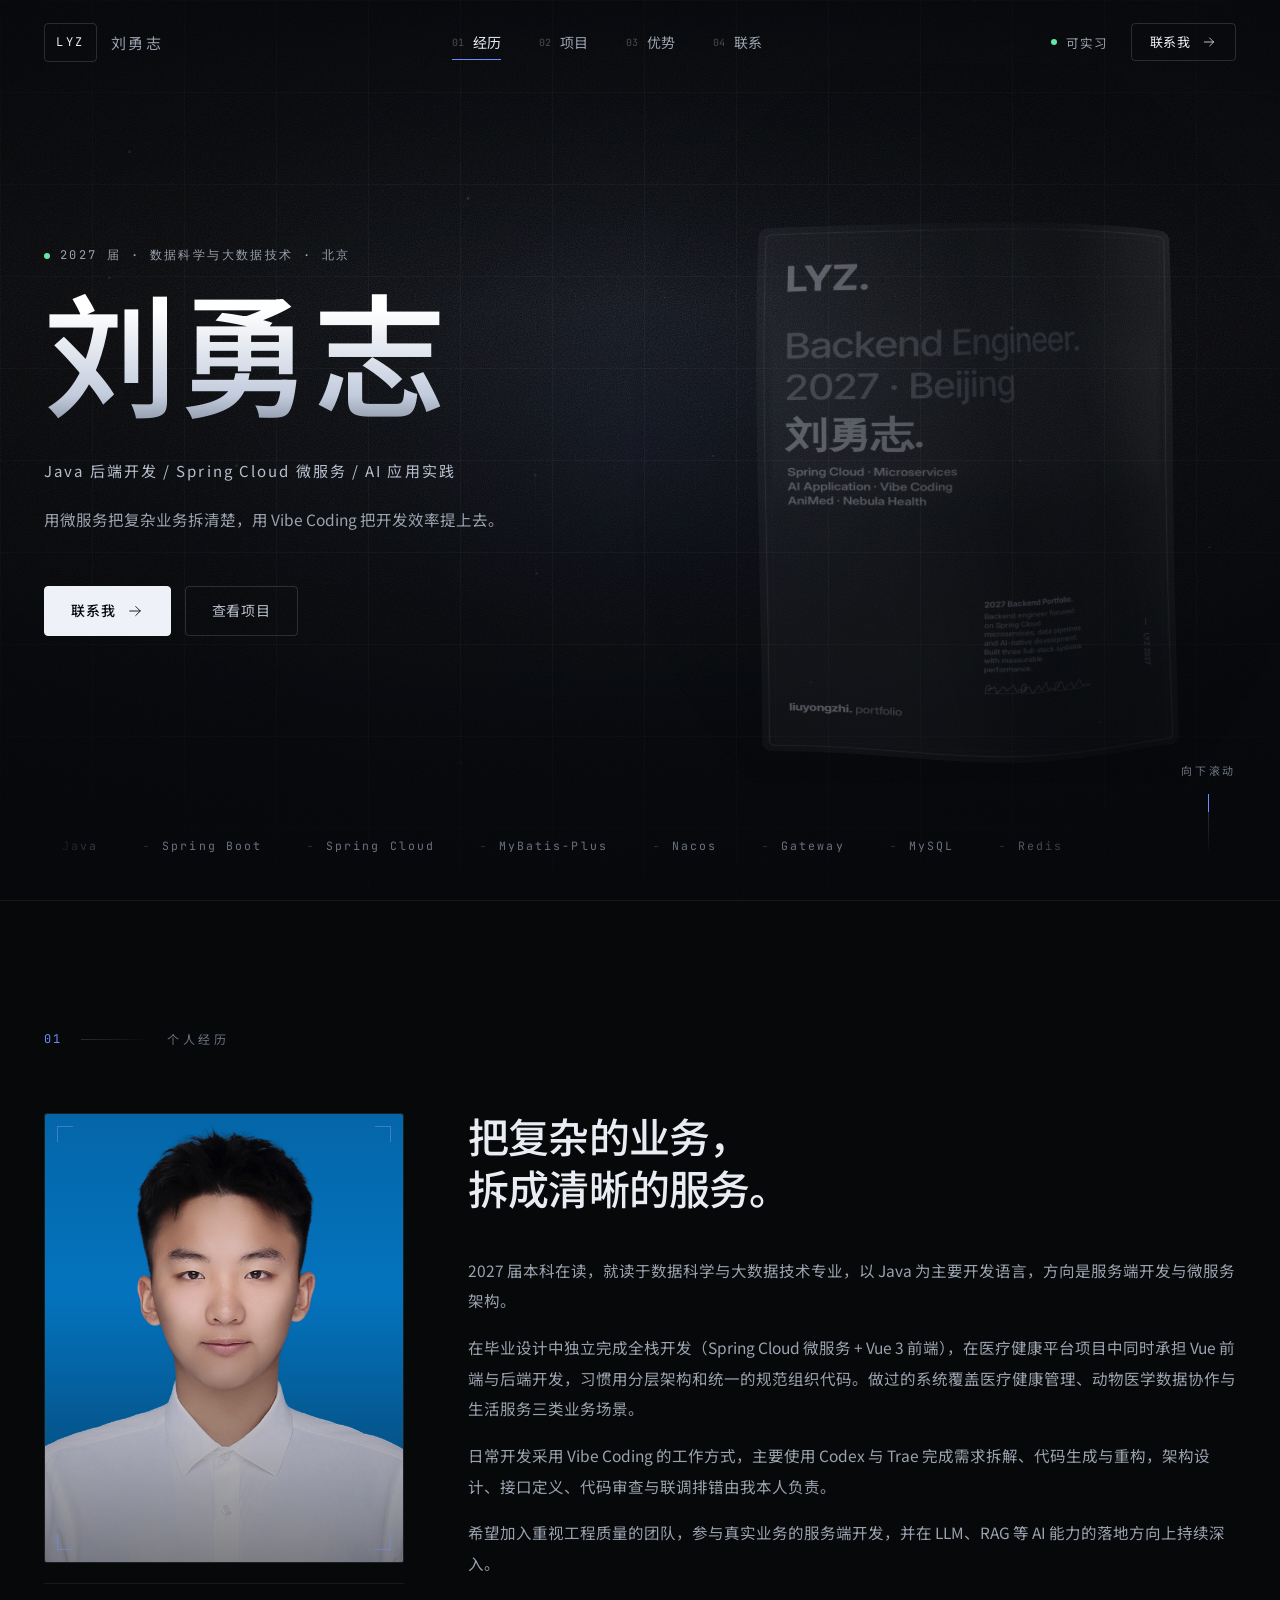
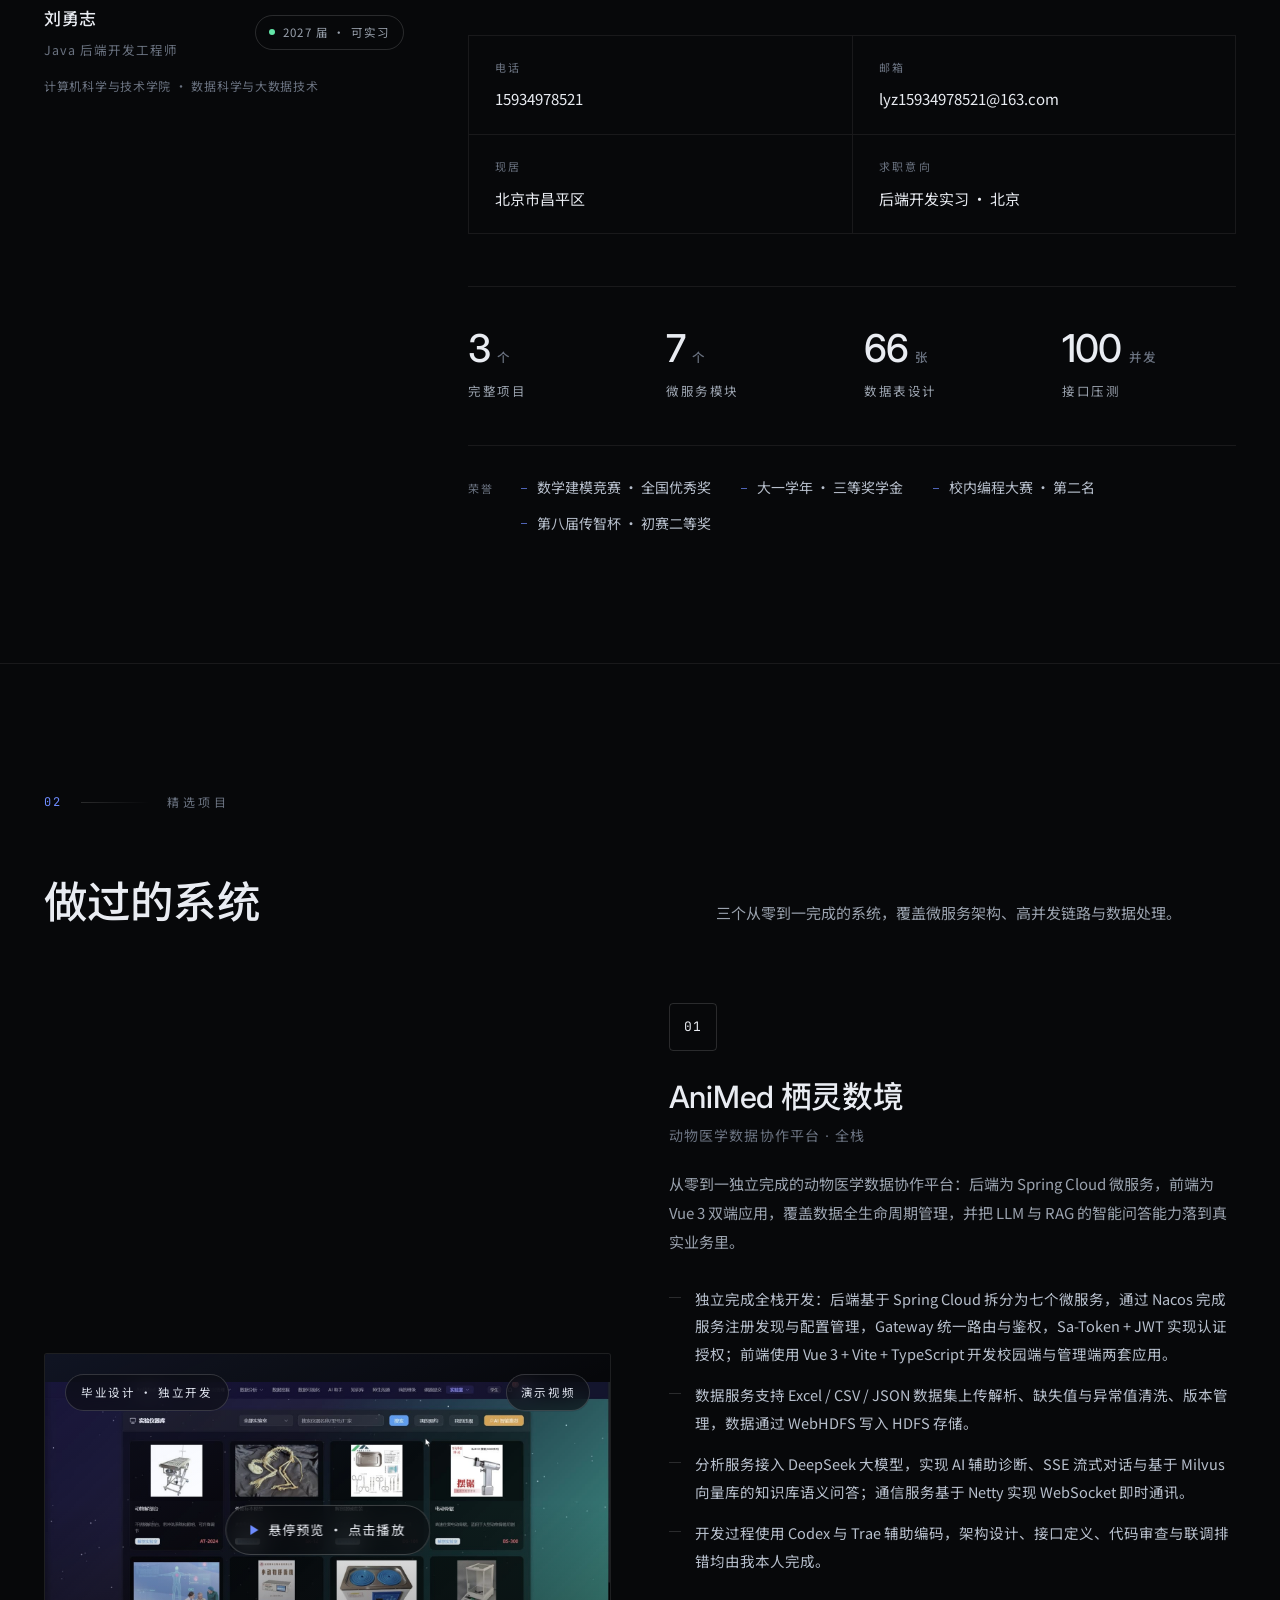
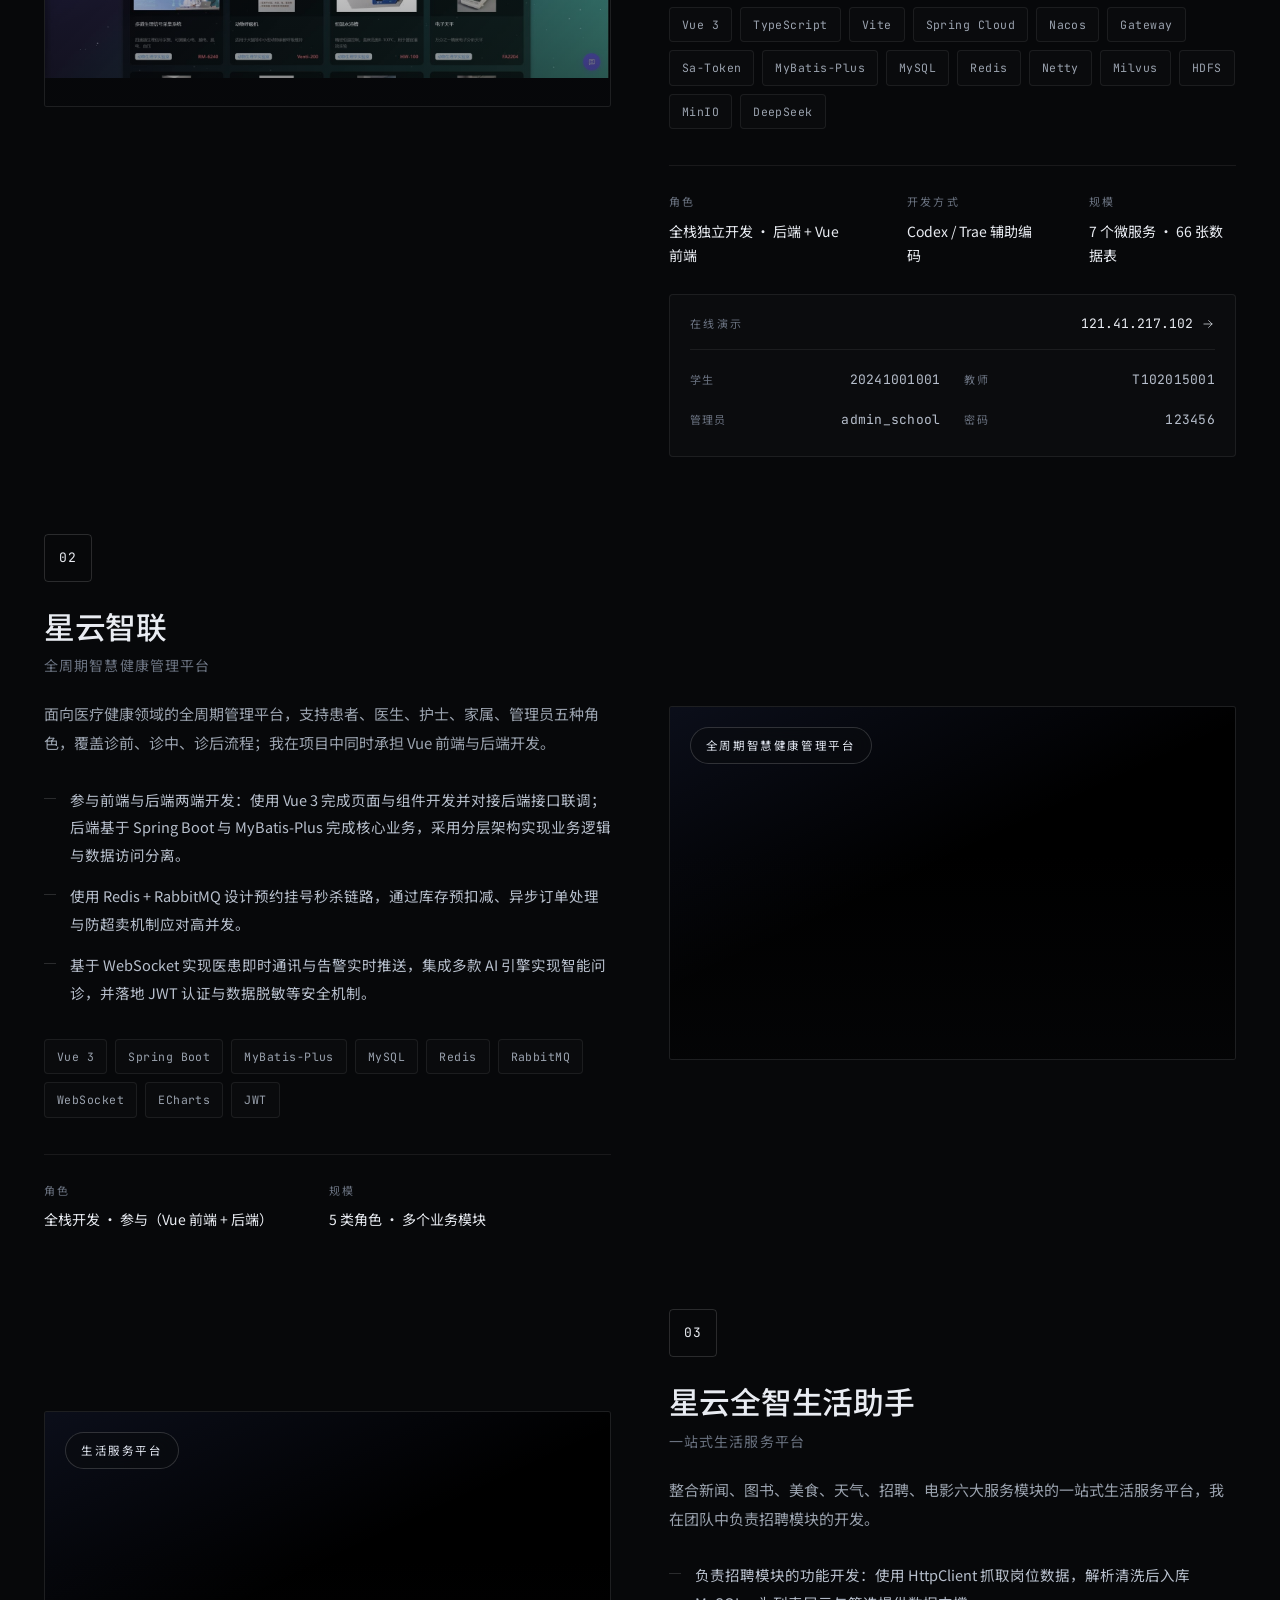
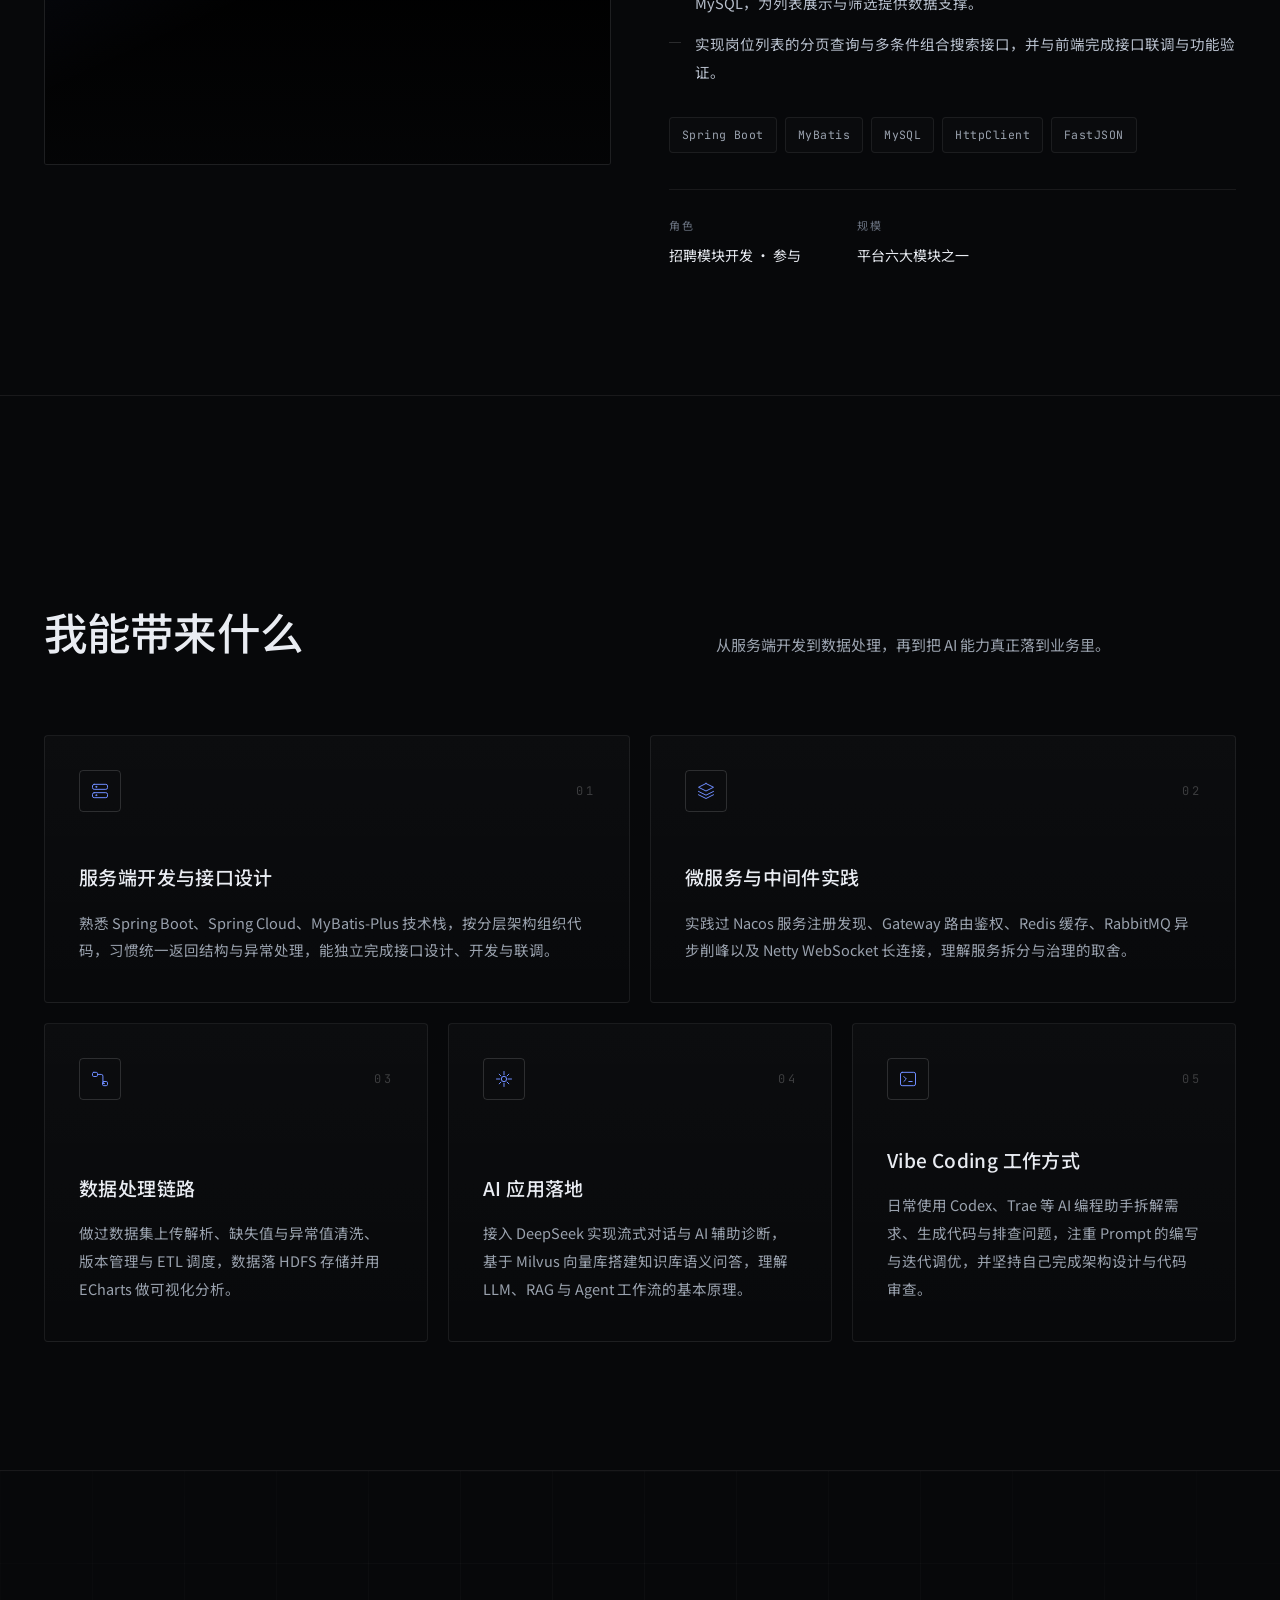
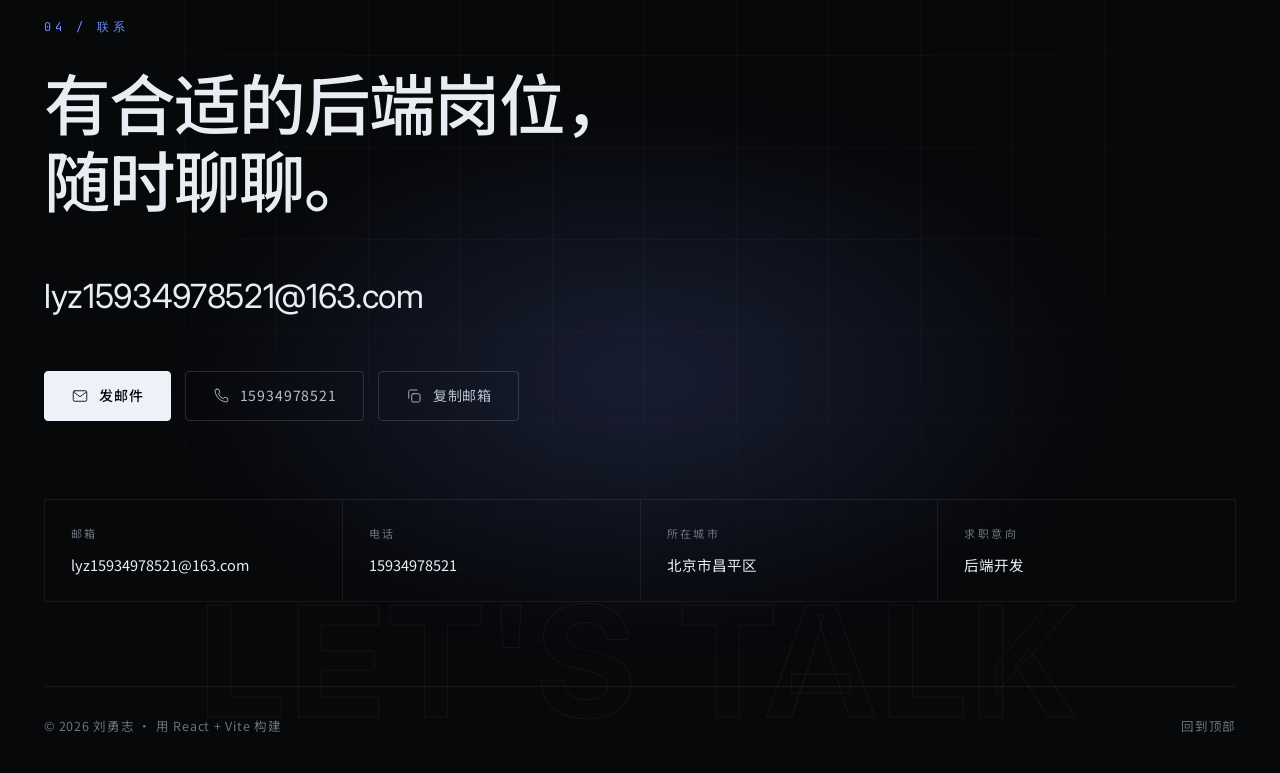
<file: index.html>
<!doctype html>
<html lang="zh-CN">
  <head>
    <meta charset="UTF-8" />
    <meta name="viewport" content="width=device-width, initial-scale=1.0" />
    <meta name="theme-color" content="#07080A" />
    <meta
      name="description"
      content="刘勇志 · Java 后端开发。Spring Cloud 微服务、服务端开发与 AI 应用实践方向的作品集。"
    />
    <title>刘勇志 · Java 后端开发</title>
    <link rel="icon" type="image/svg+xml" href="favicon.svg" />
    <link rel="preconnect" href="https://fonts.googleapis.com" />
    <link rel="preconnect" href="https://fonts.gstatic.com" crossorigin />
    <link
      href="https://fonts.googleapis.com/css2?family=Inter:wght@300;400;500;600;700&family=Noto+Sans+SC:wght@300;400;500;700&family=JetBrains+Mono:wght@400;500&display=swap"
      rel="stylesheet"
    />
    <script type="module" crossorigin src="./assets/index-CzG9VadU.js"></script>
    <link rel="stylesheet" crossorigin href="./assets/index-DRHnMLVF.css">
  </head>
  <body>
    <div id="root"></div>
  </body>
</html>
</file>
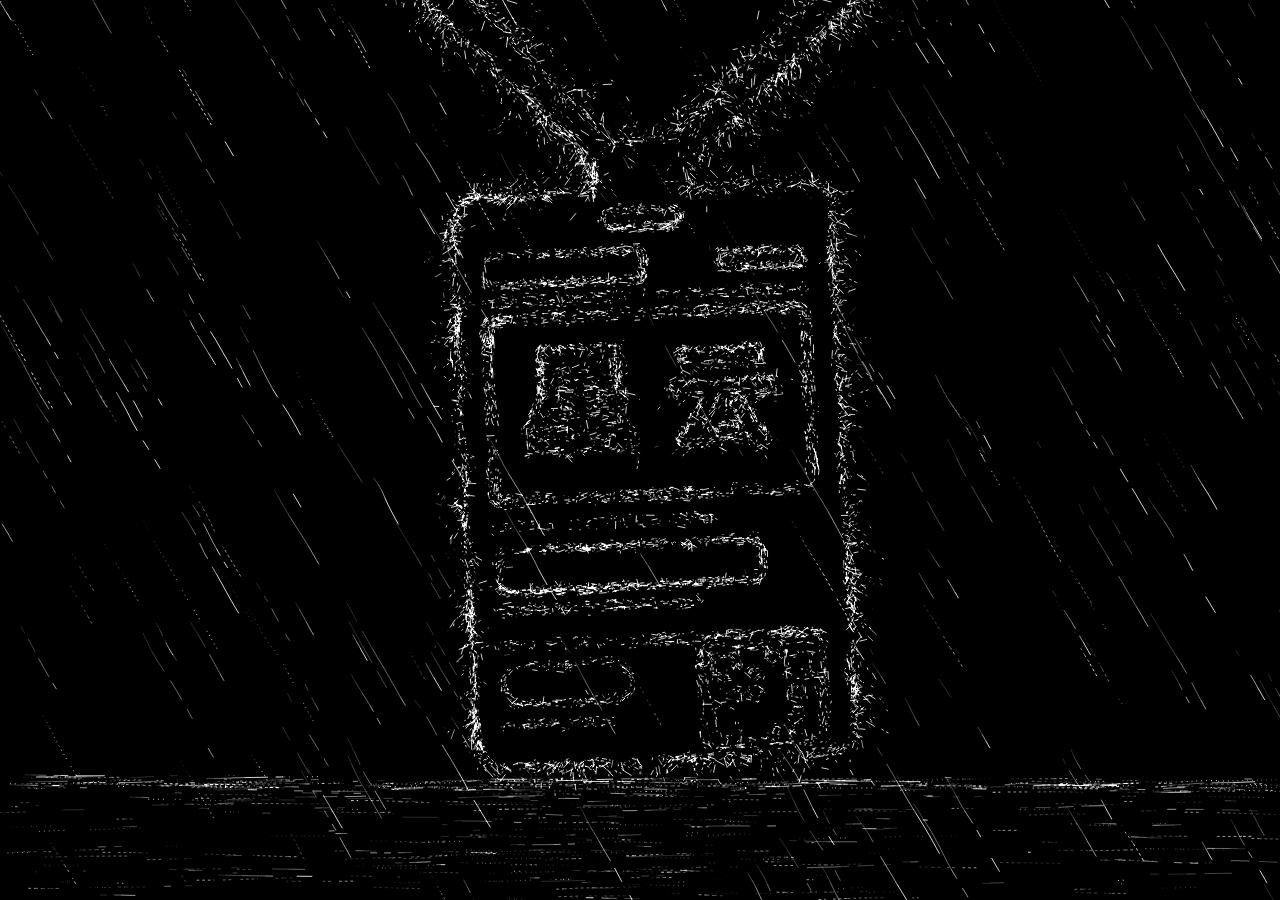
<file: effects/spark-badge/spark-badge.html>
<!doctype html>
<html lang="en">
<head>
<meta charset="utf-8">
<meta name="viewport" content="width=device-width,initial-scale=1,viewport-fit=cover">
<title>Spark Badge — credential in rain</title>
<link rel="icon" href="data:,">
<style>
  html,body{margin:0;height:100%;background:#000;overflow:hidden}
  body{-webkit-font-smoothing:antialiased}
  canvas{display:block;width:100vw;height:100vh;background:#000}
</style>
</head>
<body>
<canvas id="c"></canvas>
<script>
(() => {
'use strict';
const TAU = Math.PI * 2;
const params = new URLSearchParams(location.search);
const requestedVariant = params.get('variant');
const sceneVariant = requestedVariant === 'browser' || requestedVariant === 'iphone' || requestedVariant === 'studio-display' ? requestedVariant : 'badge';
const runtimeControls = {
  speed: 1,
  particleAmount: 1,
  rainAmount: 1,
  turbulence: 1,
  spread: 1
};
window.__sparkBadgeControls = runtimeControls;
const reflectControls = () => {
  document.documentElement.dataset.sparkControls = JSON.stringify(runtimeControls);
};
reflectControls();

/* ------------------------------------------------------------------ *
 *  rng + noise
 * ------------------------------------------------------------------ */
function mulberry32(a){return function(){a|=0;a=a+0x6D2B79F5|0;let t=Math.imul(a^a>>>15,1|a);t=t+Math.imul(t^t>>>7,61|t)^t;return((t^t>>>14)>>>0)/4294967296}}
const rnd = mulberry32(0x5EED12);

const NS = 256, NM = NS - 1;

// tileable smooth scalar field -> its curl, precomputed once
function makeCurlField(seed){
  const r = mulberry32(seed);
  let a = new Float32Array(NS*NS), b = new Float32Array(NS*NS);
  for (let i = 0; i < NS*NS; i++) a[i] = r();
  const R = 5;
  for (let p = 0; p < 3; p++){
    for (let y = 0; y < NS; y++){ const o = y*NS;
      for (let x = 0; x < NS; x++){ let s = 0; for (let k = -R; k <= R; k++) s += a[o + ((x+k)&NM)]; b[o+x] = s/(2*R+1); } }
    for (let x = 0; x < NS; x++){
      for (let y = 0; y < NS; y++){ let s = 0; for (let k = -R; k <= R; k++) s += b[(((y+k)&NM)*NS)+x]; a[y*NS+x] = s/(2*R+1); } }
  }
  let mn = Infinity, mx = -Infinity;
  for (let i = 0; i < NS*NS; i++){ if (a[i] < mn) mn = a[i]; if (a[i] > mx) mx = a[i]; }
  const sc = 2/(mx-mn);
  for (let i = 0; i < NS*NS; i++) a[i] = (a[i]-mn)*sc - 1;
  // curl of scalar potential: (dP/dy, -dP/dx), wide stencil keeps it smooth
  const cx = new Float32Array(NS*NS), cy = new Float32Array(NS*NS);
  const H = 2;
  let vmax = 0;
  for (let y = 0; y < NS; y++) for (let x = 0; x < NS; x++){
    const dy = a[(((y+H)&NM)*NS)+x] - a[(((y-H+NS)&NM)*NS)+x];
    const dx = a[y*NS+((x+H)&NM)]   - a[y*NS+((x-H+NS)&NM)];
    const i = y*NS+x; cx[i] = dy; cy[i] = -dx;
    const m = Math.abs(dy) + Math.abs(dx); if (m > vmax) vmax = m;
  }
  const inv = 1.9/vmax;
  for (let i = 0; i < NS*NS; i++){ cx[i] *= inv; cy[i] *= inv; }
  return {cx, cy};
}
const F1 = makeCurlField(0x1234), F2 = makeCurlField(0x9ABC);

const _cv = [0,0];
function curlSample(F, x, y, out){
  x *= NS; y *= NS;
  let x0 = Math.floor(x), y0 = Math.floor(y);
  const fx = x - x0, fy = y - y0;
  x0 &= NM; y0 &= NM;
  const x1 = (x0+1)&NM, y1 = (y0+1)&NM;
  const u = fx*fx*(3-2*fx), v = fy*fy*(3-2*fy);
  const i00 = y0*NS+x0, i01 = y0*NS+x1, i10 = y1*NS+x0, i11 = y1*NS+x1;
  const ax = F.cx[i00] + (F.cx[i01]-F.cx[i00])*u, bx = F.cx[i10] + (F.cx[i11]-F.cx[i10])*u;
  const ay = F.cy[i00] + (F.cy[i01]-F.cy[i00])*u, by = F.cy[i10] + (F.cy[i11]-F.cy[i10])*u;
  out[0] = ax + (bx-ax)*v;
  out[1] = ay + (by-ay)*v;
}
let CT = 0; // field clock
function curlAt(x, y, out){
  curlSample(F1, x*1.30 + CT*0.011, y*1.30 - CT*0.019, _cv);
  let ox = _cv[0], oy = _cv[1];
  curlSample(F2, x*3.05 - CT*0.026, y*3.05 + CT*0.015, _cv);
  out[0] = ox + _cv[0]*0.45;
  out[1] = oy + _cv[1]*0.45;
}

/* ------------------------------------------------------------------ *
 *  figure — authored in art space (0..1 square), rasterised to a mask
 * ------------------------------------------------------------------ */
const MW = 768;                      // mask width == one art unit
const AY0 = -0.55, AH = 1.55;        // slab covers art y from -0.55 to 1.00, so
const MH = Math.round(MW * AH);      // the lanyard has somewhere to exist above

/* Per-region emission: [ink, drift].
   ink   — share of the frame's light this edge gets.
   drift — how far its embers travel. The card and its printing stay pinned so
           the manufactured edges read razor-crisp; only the straps and the
           card's outer rim are allowed to plume.                            */
const EMPH = {
  base:   [1.00, 0.80],
  strap:  [1.35, 1.15], clip: [2.30, 0.42],
  card:   [1.95, 0.55], slot: [2.00, 0.20],
  rule:   [1.05, 0.15], word: [1.75, 0.17], edition: [1.80, 0.18],
  window: [1.70, 0.16], meta: [1.15, 0.15], name: [2.10, 0.18],
  tier:   [1.85, 0.17], qr:   [1.45, 0.20]
};
const B = 78;
const W2G = k => { const e = EMPH[k];
  const r = Math.max(0, Math.min(255, Math.round(e[0]*B)));
  const g = Math.max(0, Math.min(255, Math.round(e[1]*B)));
  return 'rgb('+r+','+g+',0)'; };

function buildMasks(){
  const solid = document.createElement('canvas'); solid.width = MW; solid.height = MH;
  const emph  = document.createElement('canvas'); emph.width  = MW; emph.height  = MH;
  const gm = solid.getContext('2d');
  const ge = emph.getContext('2d');
  ge.fillStyle = W2G('base'); ge.fillRect(0, 0, MW, MH);

  const S = MW;
  gm.translate(0, -AY0*S); ge.translate(0, -AY0*S);   // art y=0 sits AY0 down the slab
  const key = k => { const c = W2G(k); gm.fillStyle = '#fff'; gm.strokeStyle = '#fff'; ge.fillStyle = c; ge.strokeStyle = c; };
  const both = fn => { fn(gm); fn(ge); };

  // rounded rect in art units, built on one context
  const rr = (c, x0, y0, x1, y1, r) => {
    const X0=x0*S, Y0=y0*S, X1=x1*S, Y1=y1*S, R=r*S;
    c.beginPath();
    c.moveTo(X0+R, Y0);
    c.arcTo(X1,Y0, X1,Y1, R);
    c.arcTo(X1,Y1, X0,Y1, R);
    c.arcTo(X0,Y1, X0,Y0, R);
    c.arcTo(X0,Y0, X1,Y0, R);
    c.closePath();
  };
  const poly = (c, a) => {
    c.beginPath(); c.moveTo(a[0][0]*S, a[0][1]*S);
    for (let i = 1; i < a.length; i++) c.lineTo(a[i][0]*S, a[i][1]*S);
    c.closePath();
  };
  const SC = 1.12;                          // grown from the base so the card fills more frame
  const tilt = c => {
    c.save();
    c.translate(0.500*S, 0.862*S); c.scale(SC, SC); c.translate(-0.500*S, -0.862*S);
    c.translate(0.500*S, 0.300*S); c.rotate(-0.048); c.translate(-0.500*S, -0.300*S);
  };

  if (sceneVariant === 'browser') {
    /* ---- browser: one broad silhouette, with the same particle material ---- */
    key('card');
    both(c => { rr(c, 0.090, 0.240, 0.910, 0.820, 0.036); c.fill(); });
  } else if (sceneVariant === 'iphone') {
    /* ---- iPhone: portrait hardware, side controls, and a full-height screen ---- */
    key('clip');
    both(c => { rr(c, 0.304, 0.292, 0.324, 0.356, 0.009); c.fill(); });
    both(c => { rr(c, 0.304, 0.382, 0.324, 0.466, 0.009); c.fill(); });
    both(c => { rr(c, 0.676, 0.338, 0.696, 0.452, 0.009); c.fill(); });
    key('card');
    both(c => { rr(c, 0.318, 0.155, 0.682, 0.858, 0.066); c.fill(); });
  } else if (sceneVariant === 'studio-display') {
    /* ---- Studio Display: slim widescreen panel on an architectural stand ---- */
    key('clip');
    both(c => { poly(c, [[0.466,0.650],[0.534,0.650],[0.566,0.808],[0.434,0.808]]); c.fill(); });
    both(c => { rr(c, 0.338, 0.796, 0.662, 0.838, 0.021); c.fill(); });
    key('card');
    both(c => { rr(c, 0.100, 0.180, 0.900, 0.680, 0.032); c.fill(); });
  } else {
    /* ---- lanyard: two ribbons rising out of frame to the clip ---- */
    key('strap');
    both(c => { poly(c, [[-0.315,-0.55],[-0.236,-0.55],[0.500,0.208],[0.460,0.208]]); c.fill(); });
    both(c => { poly(c, [[ 1.236,-0.55],[ 1.315,-0.55],[0.540,0.208],[0.500,0.208]]); c.fill(); });

    /* ---- clip and card, both grown off the base ---- */
    key('clip');
    both(c => { tilt(c); rr(c, 0.4536, 0.248, 0.5464, 0.306, 0.010); c.fill(); c.restore(); });
    key('card');
    both(c => { tilt(c); rr(c, 0.312, 0.296, 0.688, 0.862, 0.024); c.fill(); c.restore(); });
  }

  // snapshot the un-carved silhouette for rain occlusion
  const occ = document.createElement('canvas'); occ.width = MW; occ.height = MH;
  occ.getContext('2d').drawImage(solid, 0, 0);

  /* ---- everything printed on the card is carved out of it, so its edges
         light up. The mask loses material; the weight map gets the same
         shape painted wide, so embers born there inherit the right pull. --- */
  gm.globalCompositeOperation = 'destination-out';
  gm.lineCap = 'round'; gm.lineJoin = 'round';
  ge.lineCap = 'round'; ge.lineJoin = 'round';

  const cutRR = (x0,y0,x1,y1,r,k) => {
    rr(gm,x0,y0,x1,y1,r); gm.fill();
    ge.fillStyle = W2G(k); ge.strokeStyle = W2G(k); ge.lineWidth = 0.019*S;
    rr(ge,x0,y0,x1,y1,r); ge.fill(); ge.stroke();
  };
  const frameRR = (x0,y0,x1,y1,r,w,k) => {
    gm.lineWidth = w*S; rr(gm,x0,y0,x1,y1,r); gm.stroke();
    ge.strokeStyle = W2G(k); ge.lineWidth = (w + 0.017)*S;
    rr(ge,x0,y0,x1,y1,r); ge.stroke();
  };
  const cutLine = (x0,y0,x1,y1,w,k) => {
    gm.lineWidth = w*S; gm.beginPath(); gm.moveTo(x0*S,y0*S); gm.lineTo(x1*S,y1*S); gm.stroke();
    ge.strokeStyle = W2G(k); ge.lineWidth = (w + 0.016)*S;
    ge.beginPath(); ge.moveTo(x0*S,y0*S); ge.lineTo(x1*S,y1*S); ge.stroke();
  };
  const cutCircle = (x,y,r,k) => {
    gm.beginPath(); gm.arc(x*S,y*S,r*S,0,TAU); gm.fill();
    ge.fillStyle = W2G(k); ge.strokeStyle = W2G(k); ge.lineWidth = 0.017*S;
    ge.beginPath(); ge.arc(x*S,y*S,r*S,0,TAU); ge.fill(); ge.stroke();
  };

  if (sceneVariant === 'browser') {
    /* ---- recognizable browser chrome and page modules, all carved from the
           same mask so every line is rebuilt by the original spark field. ---- */
    cutLine(0.090, 0.342, 0.910, 0.342, 0.0050, 'rule');
    cutCircle(0.138, 0.291, 0.011, 'edition');
    cutCircle(0.178, 0.291, 0.011, 'edition');
    cutCircle(0.218, 0.291, 0.011, 'edition');
    cutRR(0.284, 0.269, 0.785, 0.314, 0.022, 'word');
    cutCircle(0.319, 0.291, 0.006, 'meta');
    cutLine(0.334, 0.291, 0.531, 0.291, 0.0040, 'meta');
    cutCircle(0.848, 0.278, 0.0045, 'edition');
    cutCircle(0.848, 0.292, 0.0045, 'edition');
    cutCircle(0.848, 0.306, 0.0045, 'edition');

    frameRR(0.126, 0.382, 0.306, 0.769, 0.014, 0.0050, 'window');
    cutRR(0.156, 0.410, 0.196, 0.450, 0.010, 'name');
    cutLine(0.214, 0.424, 0.273, 0.424, 0.0045, 'meta');
    cutLine(0.214, 0.440, 0.254, 0.440, 0.0036, 'meta');
    for (const y of [0.492, 0.542, 0.592, 0.642]) {
      cutCircle(0.164, y, 0.007, 'edition');
      cutLine(0.185, y, 0.268, y, 0.0040, 'meta');
    }
    cutRR(0.151, 0.704, 0.280, 0.742, 0.019, 'tier');

    frameRR(0.342, 0.382, 0.874, 0.558, 0.014, 0.0050, 'window');
    cutRR(0.374, 0.414, 0.572, 0.449, 0.006, 'name');
    cutLine(0.374, 0.474, 0.678, 0.474, 0.0040, 'meta');
    cutLine(0.374, 0.494, 0.619, 0.494, 0.0040, 'meta');
    cutRR(0.374, 0.516, 0.486, 0.542, 0.013, 'tier');
    cutCircle(0.787, 0.468, 0.041, 'edition');
    cutLine(0.766, 0.468, 0.807, 0.468, 0.0042, 'word');
    cutLine(0.787, 0.447, 0.787, 0.489, 0.0042, 'word');

    for (const [x0,x1] of [[0.342,0.504],[0.527,0.689],[0.712,0.874]]) {
      frameRR(x0, 0.594, x1, 0.769, 0.014, 0.0048, 'window');
      cutRR(x0+0.024, 0.620, x1-0.024, 0.674, 0.008, 'edition');
      cutLine(x0+0.024, 0.706, x1-0.038, 0.706, 0.0040, 'meta');
      cutLine(x0+0.024, 0.729, x1-0.062, 0.729, 0.0038, 'meta');
    }

    gm.globalCompositeOperation = 'source-over';
    return { detail: solid, occ, emph };
  }

  if (sceneVariant === 'iphone') {
    /* ---- a modern iPhone screen: Dynamic Island, app header, feature card,
           icon grid, dock, and home indicator, all cut from one spark mask. ---- */
    frameRR(0.338, 0.176, 0.662, 0.837, 0.052, 0.0050, 'window');
    cutRR(0.426, 0.190, 0.574, 0.226, 0.018, 'word');
    cutLine(0.354, 0.210, 0.397, 0.210, 0.0038, 'meta');
    cutLine(0.607, 0.210, 0.626, 0.210, 0.0038, 'meta');
    cutCircle(0.642, 0.210, 0.0055, 'edition');

    cutCircle(0.371, 0.276, 0.013, 'edition');
    cutLine(0.404, 0.268, 0.526, 0.268, 0.0050, 'name');
    cutLine(0.404, 0.286, 0.485, 0.286, 0.0038, 'meta');
    cutCircle(0.626, 0.276, 0.014, 'edition');

    frameRR(0.356, 0.318, 0.644, 0.468, 0.024, 0.0050, 'window');
    cutRR(0.380, 0.344, 0.514, 0.374, 0.006, 'name');
    cutLine(0.380, 0.401, 0.536, 0.401, 0.0040, 'meta');
    cutLine(0.380, 0.423, 0.506, 0.423, 0.0038, 'meta');
    cutRR(0.380, 0.442, 0.466, 0.459, 0.0085, 'tier');
    cutCircle(0.585, 0.393, 0.034, 'edition');
    cutLine(0.568, 0.393, 0.602, 0.393, 0.0038, 'word');
    cutLine(0.585, 0.376, 0.585, 0.410, 0.0038, 'word');

    cutLine(0.356, 0.506, 0.494, 0.506, 0.0050, 'name');
    cutLine(0.356, 0.528, 0.606, 0.528, 0.0038, 'meta');
    for (const [x,y] of [[0.356,0.558],[0.454,0.558],[0.552,0.558],[0.356,0.652],[0.454,0.652],[0.552,0.652]]) {
      cutRR(x, y, x+0.072, y+0.064, 0.018, 'edition');
      cutLine(x+0.008, y+0.080, x+0.064, y+0.080, 0.0035, 'meta');
    }

    frameRR(0.350, 0.754, 0.650, 0.812, 0.029, 0.0048, 'window');
    for (const x of [0.390, 0.463, 0.537, 0.610]) cutCircle(x, 0.783, 0.015, 'tier');
    cutRR(0.445, 0.824, 0.555, 0.832, 0.004, 'word');

    gm.globalCompositeOperation = 'source-over';
    return { detail: solid, occ, emph };
  }

  if (sceneVariant === 'studio-display') {
    /* ---- a complete creative studio workspace inside the display: camera,
           command bar, tool rail, artboard, inspector, and edit timeline. ---- */
    frameRR(0.126, 0.208, 0.874, 0.648, 0.018, 0.0052, 'window');
    cutCircle(0.500, 0.194, 0.0065, 'edition');
    cutLine(0.126, 0.270, 0.874, 0.270, 0.0050, 'rule');
    cutCircle(0.156, 0.239, 0.0065, 'edition');
    cutCircle(0.178, 0.239, 0.0065, 'edition');
    cutRR(0.215, 0.226, 0.405, 0.250, 0.012, 'word');
    cutLine(0.230, 0.238, 0.324, 0.238, 0.0038, 'meta');
    cutRR(0.769, 0.224, 0.847, 0.252, 0.014, 'tier');

    frameRR(0.144, 0.290, 0.232, 0.626, 0.012, 0.0048, 'window');
    for (const y of [0.322, 0.372, 0.422, 0.472, 0.522, 0.572]) {
      cutCircle(0.171, y, 0.007, 'edition');
      cutLine(0.190, y, 0.213, y, 0.0038, 'meta');
    }

    frameRR(0.252, 0.290, 0.676, 0.528, 0.014, 0.0050, 'window');
    cutRR(0.280, 0.314, 0.430, 0.338, 0.005, 'name');
    cutLine(0.280, 0.358, 0.404, 0.358, 0.0038, 'meta');
    cutCircle(0.521, 0.409, 0.054, 'edition');
    cutLine(0.486, 0.409, 0.556, 0.409, 0.0040, 'word');
    cutLine(0.521, 0.374, 0.521, 0.444, 0.0040, 'word');
    frameRR(0.280, 0.472, 0.648, 0.503, 0.006, 0.0038, 'meta');
    cutLine(0.300, 0.487, 0.420, 0.487, 0.0034, 'meta');

    frameRR(0.696, 0.290, 0.856, 0.626, 0.012, 0.0048, 'window');
    cutRR(0.720, 0.316, 0.807, 0.337, 0.005, 'name');
    for (const y of [0.374, 0.424, 0.474, 0.524]) {
      cutLine(0.720, y, 0.822, y, 0.0038, 'meta');
      cutCircle(0.828, y, 0.006, 'edition');
    }
    cutRR(0.720, 0.560, 0.832, 0.592, 0.016, 'tier');

    frameRR(0.252, 0.548, 0.676, 0.626, 0.010, 0.0046, 'window');
    cutLine(0.274, 0.571, 0.652, 0.571, 0.0036, 'meta');
    cutLine(0.274, 0.600, 0.652, 0.600, 0.0036, 'meta');
    for (const x of [0.334, 0.414, 0.494, 0.574]) cutRR(x, 0.562, x+0.046, 0.610, 0.006, 'edition');
    cutLine(0.468, 0.552, 0.468, 0.622, 0.0042, 'word');

    gm.globalCompositeOperation = 'source-over';
    return { detail: solid, occ, emph };
  }

  tilt(gm); tilt(ge);

  cutRR(0.462, 0.316, 0.538, 0.334, 0.009, 'slot');        // punched lanyard slot

  cutRR(0.342, 0.356, 0.500, 0.386, 0.005, 'word');        // wordmark plate
  cutRR(0.576, 0.362, 0.658, 0.379, 0.004, 'edition');     // edition code
  cutLine(0.342, 0.402, 0.658, 0.402, 0.0045, 'rule');     // header rule

  frameRR(0.342, 0.420, 0.658, 0.600, 0.007, 0.005, 'window');   // portrait window

  cutLine(0.342, 0.626, 0.556, 0.626, 0.0040, 'meta');     // date / venue line
  cutRR(0.342, 0.648, 0.604, 0.690, 0.005, 'name');        // name plate
  cutLine(0.342, 0.708, 0.540, 0.708, 0.0040, 'meta');     // role line
  cutLine(0.342, 0.744, 0.658, 0.744, 0.0045, 'rule');     // divider
  cutRR(0.342, 0.764, 0.470, 0.802, 0.019, 'tier');        // access-tier pill
  cutLine(0.342, 0.822, 0.450, 0.822, 0.0038, 'meta');     // serial

  /* ---- data block ---- */
  (() => {
    const x0 = 0.540, y0 = 0.752, m = 0.0197;              // 6 modules across, 5 down
    frameRR(x0, y0, x0+m*6, y0+m*5, 0.004, 0.0038, 'qr');
    for (const [cxm, cym] of [[0,0],[4,0],[0,3]]){          // finder squares
      const fx0 = x0 + (cxm+0.35)*m, fy0 = y0 + (cym+0.35)*m;
      frameRR(fx0, fy0, fx0+m*1.3, fy0+m*1.3, 0.0018, 0.0034, 'qr');
    }
    const r = mulberry32(0x51DE);
    for (let gy = 0; gy < 5; gy++) for (let gx = 0; gx < 6; gx++){
      if ((gx < 2 && gy < 2) || (gx > 3 && gy < 2) || (gx < 2 && gy > 2)) continue;
      if (r() > 0.46) continue;
      const mx = x0 + (gx+0.28)*m, my = y0 + (gy+0.28)*m;
      cutRR(mx, my, mx+m*0.62, my+m*0.62, 0.0012, 'qr');
    }
  })();

  /* ---- the window carries the Codex wordmark. Small type dissolves at
         ember scale, so the letters use a compact authored single-line
         alphabet with enough room to stay legible through the particle pass. ---- */
  const GLYPH_WIDTHS = { C: 0.52, o: 0.44, d: 0.48, e: 0.44, x: 0.42 };
  const glyph = (ch, x, y, h) => {
    const w = h * GLYPH_WIDTHS[ch];
    ge.strokeStyle = W2G('edition');
    both(c => {
      c.beginPath();
      if (ch === 'C') {
        c.moveTo(x+w*0.91, y+h*0.14);
        c.bezierCurveTo(x+w*0.72, y-h*0.01, x+w*0.22, y-h*0.02, x+w*0.10, y+h*0.49);
        c.bezierCurveTo(x+w*0.00, y+h*0.94, x+w*0.55, y+h*1.10, x+w*0.93, y+h*0.84);
      } else if (ch === 'o') {
        c.ellipse(x+w*0.50, y+h*0.63, w*0.43, h*0.35, 0, 0, TAU);
      } else if (ch === 'd') {
        c.ellipse(x+w*0.42, y+h*0.64, w*0.35, h*0.34, 0, 0, TAU);
        c.moveTo(x+w*0.77, y);
        c.lineTo(x+w*0.77, y+h*0.98);
      } else if (ch === 'e') {
        c.moveTo(x+w*0.91, y+h*0.62);
        c.lineTo(x+w*0.10, y+h*0.62);
        c.bezierCurveTo(x+w*0.13, y+h*0.25, x+w*0.84, y+h*0.18, x+w*0.88, y+h*0.57);
        c.bezierCurveTo(x+w*0.94, y+h*0.94, x+w*0.32, y+h*1.08, x+w*0.12, y+h*0.82);
      } else if (ch === 'x') {
        c.moveTo(x+w*0.08, y+h*0.30);
        c.lineTo(x+w*0.92, y+h*0.98);
        c.moveTo(x+w*0.92, y+h*0.30);
        c.lineTo(x+w*0.08, y+h*0.98);
      }
      c.stroke();
    });
    return w;
  };
  (() => {
    const str = '星云';
    const cx = 0.500*S, cy = 0.512*S;
    const maxW = 0.40*S;
    both(c => {
      c.save();
      c.textAlign = 'left';
      c.textBaseline = 'middle';
      let size = 0.108*S;
      let gap = size * 0.33;
      const fontOf = s => `700 ${s}px "Microsoft YaHei", "Noto Sans SC", "PingFang SC", sans-serif`;
      c.font = fontOf(size);
      let w1 = c.measureText('星').width;
      let w2 = c.measureText('云').width;
      let total = w1 + gap + w2;
      if (total > maxW) {
        const k = maxW / total;
        size *= k;
        gap *= k;
        c.font = fontOf(size);
        w1 = c.measureText('星').width;
        w2 = c.measureText('云').width;
        total = w1 + gap + w2;
      }
      const color = c === gm ? '#ffffff' : W2G('edition');
      c.fillStyle = color;
      c.strokeStyle = color;
      const start = cx - total / 2;

      // 强调层先铺一圈更宽的描边，形成更醒目的粒子光晕
      if (c === ge) {
        c.lineWidth = Math.max(1.6, size * 0.06);
        c.strokeText('星', start, cy);
        c.strokeText('云', start + w1 + gap, cy);
      }

      c.lineWidth = Math.max(1.2, size * 0.03);
      c.fillText('星', start, cy);
      c.strokeText('星', start, cy);
      c.fillText('云', start + w1 + gap, cy);
      c.strokeText('云', start + w1 + gap, cy);
      c.restore();
    });
  })();

  gm.restore(); ge.restore();
  gm.globalCompositeOperation = 'source-over';
  return { detail: solid, occ, emph };
}

/* ------------------------------------------------------------------ *
 *  emitters: silhouette edges of the mask, with outward normals
 * ------------------------------------------------------------------ */
function buildEmitters(maskCanvas, emphCanvas){
  const g = maskCanvas.getContext('2d');
  const d = g.getImageData(0, 0, MW, MH).data;
  const ed = emphCanvas.getContext('2d').getImageData(0, 0, MW, MH).data;
  let a = new Float32Array(MW*MH), b = new Float32Array(MW*MH);
  for (let i = 0; i < MW*MH; i++) a[i] = d[i*4+3]/255;
  const R = 2;                                    // soften so gradients are stable
  for (let p = 0; p < 2; p++){
    for (let y = 0; y < MH; y++){ const o = y*MW;
      for (let x = 0; x < MW; x++){ let s = 0, n = 0;
        for (let k = -R; k <= R; k++){ const xx = x+k; if (xx<0||xx>=MW) continue; s += a[o+xx]; n++; }
        b[o+x] = s/n; } }
    for (let x = 0; x < MW; x++){
      for (let y = 0; y < MH; y++){ let s = 0, n = 0;
        for (let k = -R; k <= R; k++){ const yy = y+k; if (yy<0||yy>=MH) continue; s += b[yy*MW+x]; n++; }
        a[y*MW+x] = s/n; } }
  }
  const ex = [], ey = [], enx = [], eny = [], ew = [], ee = [], edr = [];
  for (let y = 1; y < MH-1; y++) for (let x = 1; x < MW-1; x++){
    const i = y*MW+x;
    const gx = a[i+1] - a[i-1], gy = a[i+MW] - a[i-MW];
    const m = Math.hypot(gx, gy);
    if (m < 0.035) continue;
    const w = ed[i*4]/78, dr = ed[i*4+1]/78;    // region emphasis, sampled on the edge
    ex.push(x/MW); ey.push(y/MW + AY0);
    enx.push(-gx/m); eny.push(-gy/m);
    ew.push(m * w); ee.push(w); edr.push(dr);
  }
  // cdf for weighted sampling
  const n = ew.length, cdf = new Float32Array(n);
  let acc = 0;
  for (let i = 0; i < n; i++){ acc += ew[i]; cdf[i] = acc; }
  return {
    n, total: acc, cdf,
    x: Float32Array.from(ex), y: Float32Array.from(ey),
    nx: Float32Array.from(enx), ny: Float32Array.from(eny),
    e: Float32Array.from(ee), dr: Float32Array.from(edr),
    pick(){
      const t = rnd()*this.total;
      let lo = 0, hi = this.n-1;
      while (lo < hi){ const mid = (lo+hi)>>1; if (this.cdf[mid] < t) lo = mid+1; else hi = mid; }
      return lo;
    }
  };
}

/* ------------------------------------------------------------------ *
 *  stage
 * ------------------------------------------------------------------ */
const cv = document.getElementById('c');
const ctx = cv.getContext('2d', { alpha: false });
let VW = 0, VH = 0, DPR = 1, ART = { x:0, y:0, s:0 }, LW = 1, WATER = 0;

const WANG = 60 * Math.PI/180;
const WIND = { x: Math.cos(WANG), y: Math.sin(WANG) };

const MASKS = buildMasks();
const EM = buildEmitters(MASKS.detail, MASKS.emph);

/* ---- strand pools ----
   A spark is a moving particle drawn as its own motion blur: a short tick
   along its current heading. Slow embers around the figure read as flecks;
   fast rain reads as a long streak. Same renderer, different speeds.        */
const SEG = 0.0082;                 // segment length as a fraction of the stage
// Counts calibrated against the reference at a 900px stage. Marks scale with
// the stage, so the budget has to scale too or a retina display thins out.
const NF0 = 17600, NR0 = 300, NW0 = 460, REF_S = 900;
let NF = NF0, NR = NR0, NW = NW0;
let BASE_NF = NF0, BASE_NR = NR0, BASE_NW = NW0;
const CAP_F = 40000, CAP_R = 1400, CAP_W = 1600;

function applyParticleCounts(){
  NF = Math.min(CAP_F, Math.max(1, Math.round(BASE_NF * runtimeControls.particleAmount)));
  NR = Math.min(CAP_R, Math.max(0, Math.round(BASE_NR * runtimeControls.rainAmount)));
  NW = Math.min(CAP_W, Math.max(1, Math.round(BASE_NW * runtimeControls.particleAmount)));
}

addEventListener('message', event => {
  if (!event.data) return;
  if (event.data.type === 'spark-badge-step') {
    const d = Number.isFinite(event.data.delta) ? Math.max(0, Math.min(0.1, event.data.delta)) : 1/30;
    CT += d;
    cycle();
    stepRain(d); stepFur(d); stepWater(d);
    render();
    if (parent !== window) parent.postMessage({ type: 'spark-badge-stepped', frame: event.data.frame }, '*');
    return;
  }
  if (event.data.type !== 'spark-badge-controls') return;
  const next = event.data.controls || {};
  const set = (key, lo, hi) => {
    if (Number.isFinite(next[key])) runtimeControls[key] = Math.max(lo, Math.min(hi, next[key]));
  };
  set('speed', 0, 2);
  set('particleAmount', 0.35, 1.4);
  set('rainAmount', 0, 1.5);
  set('turbulence', 0, 2);
  set('spread', 0.5, 1.75);
  applyParticleCounts();
  reflectControls();
});

const mk = n => ({
  x: new Float32Array(n), y: new Float32Array(n),
  nx: new Float32Array(n), ny: new Float32Array(n),   // heading of the tick
  rx: new Float32Array(n), ry: new Float32Array(n),   // launch normal
  spd: new Float32Array(n),
  len: new Float32Array(n), br: new Float32Array(n),
  seed: new Float32Array(n), style: new Uint8Array(n),
  life: new Float32Array(n), max: new Float32Array(n),
  vx: new Float32Array(n), vy: new Float32Array(n),   // rain velocity
  pin: new Float32Array(n),                           // 0 = plumes freely, 1 = held on the contour
  age: new Float32Array(n),                           // seconds since spawn (rain fade-in)
  k: new Uint8Array(n)
});
const FUR = mk(CAP_F), RAIN = mk(CAP_R), WAT = mk(CAP_W);

const pickStyle = () => { const r = rnd(); return r < 0.46 ? 0 : (r < 0.78 ? 1 : 2); };
const stepsFor = (len, lo, hi) => Math.max(lo, Math.min(hi, Math.round(len/(SEG*ART.s))));

function pickHot(){                                   // rejection-sample toward the currently hot arcs
  let e = EM.pick();
  for (let t = 0; t < 3; t++){
    curlSample(F1, EM.x[e]*0.85 + CT*0.045, EM.y[e]*0.85 - CT*0.030, _cv);
    const h = _cv[0]*0.5 + 0.5;
    if (rnd() < h*h*1.15) break;
    e = EM.pick();
  }
  return e;
}

function spawnFur(i, seeded){
  const e = pickHot();
  const j = 0.0032 * ART.s;
  FUR.x[i] = ART.x + EM.x[e]*ART.s + (rnd()-0.5)*j;
  FUR.y[i] = ART.y + EM.y[e]*ART.s + (rnd()-0.5)*j;
  const em = EM.e[e], eb = Math.sqrt(em), dr = EM.dr[e];
  // pin = how strongly this edge holds its embers in place. A pinned ember
  // barely moves and lies along the contour tangent, so successive marks chain
  // into a thin bright line — that is how the reference draws the shield and
  // robe edges. An unpinned one launches outward and plumes into fur.
  const pin = Math.max(0, Math.min(1, 1 - dr/0.85));
  FUR.pin[i] = pin;
  const sp = (rnd() < 0.58 + pin*0.38)
    ? (rnd() < 0.5 ? -1 : 1) * (1.44 + (rnd()-0.5)*0.42*(1-pin*0.7))
    : (rnd()-0.5) * 1.15;
  const cs = Math.cos(sp), sn = Math.sin(sp);
  FUR.rx[i] = EM.nx[e]*cs - EM.ny[e]*sn;
  FUR.ry[i] = EM.nx[e]*sn + EM.ny[e]*cs;
  FUR.nx[i] = FUR.rx[i]; FUR.ny[i] = FUR.ry[i];
  FUR.spd[i] = ART.s * (0.010 + Math.pow(rnd(), 1.8)*0.098) * (0.24 + dr*0.90) * (1 - pin*0.90);
  // Embers stay flecks. Anything long enough to read as a line has to belong to
  // the rain and fall with it — stray long sparks at other angles break the read.
  FUR.len[i] = ART.s * (0.0022 + Math.pow(rnd(), 2.3)*0.0110) * (1 - pin*0.28);
  FUR.br[i] = (0.74 + rnd()*0.94) * eb * (1 + pin*0.30);
  FUR.max[i] = (0.17 + rnd()*0.74) * (1 - pin*0.55) * (0.75 + dr*0.42);
  FUR.k[i] = stepsFor(FUR.len[i], 1, 6);
  FUR.seed[i] = rnd()*1000;
  FUR.style[i] = pickStyle();
  FUR.life[i] = seeded ? rnd()*FUR.max[i] : FUR.max[i];
}
// Rain must fall *through* the frame: enter above the top edge, cross, exit past
// the bottom. Anything that dies of old age mid-air reads as flickering, not
// falling. Speed is set from the reference, which drifts 0.57 stage-widths/sec.
function spawnRain(i, seeded){
  const sp = ART.s * (0.40 + Math.pow(rnd(), 1.2)*0.46);
  RAIN.vx[i] = WIND.x*sp; RAIN.vy[i] = WIND.y*sp;
  const r = rnd();
  RAIN.len[i] = ART.s * (0.035 + Math.pow(r, 1.45)*0.150);
  RAIN.br[i] = 0.30 + Math.pow(rnd(), 1.3)*1.05;
  RAIN.k[i] = stepsFor(RAIN.len[i], 3, 14);
  RAIN.seed[i] = rnd()*1000;
  RAIN.style[i] = rnd() < 0.74 ? 0 : (rnd() < 0.6 ? 1 : 2);
  RAIN.pin[i] = rnd() < 0.24 ? 1 : 0;                 // 1 = falls in front of the figure
  if (seeded){
    RAIN.x[i] = rnd()*VW; RAIN.y[i] = rnd()*VH;       // fill the frame at boot
  } else {
    // enter along the top, offset left far enough that the slanted fall still
    // reaches the right-hand edge by the time it lands
    const skew = (WIND.x/WIND.y) * (VH + RAIN.len[i]);
    RAIN.x[i] = -skew + rnd()*(VW + skew);
    RAIN.y[i] = -RAIN.len[i]*WIND.y - rnd()*ART.s*0.25;
  }
  RAIN.age[i] = 0;
}
function waveAt(x){                                    // swell along the waterline
  curlSample(F2, x/ART.s*0.55 + CT*0.02, 0.31, _cv);
  return _cv[0] * 0.011 * ART.s;
}
function spawnWater(i, seeded){
  const yw = WATER;
  let x, y, br;
  const roll = rnd();
  if (roll < 0.34){                                   // the waterline seam itself
    x = rnd()*VW;
    y = yw + waveAt(x) + (rnd()-0.35)*0.013*ART.s;
    br = 0.58 + rnd()*0.90;
  } else if (roll < 0.68){                            // broken reflection of the figure
    const e = EM.pick();
    const ax = ART.x + EM.x[e]*ART.s, ay = ART.y + EM.y[e]*ART.s;
    x = ax + (rnd()-0.5)*0.05*ART.s;
    y = yw + waveAt(x) + (yw - ay)*0.34 + (rnd()-0.5)*0.014*ART.s;
    br = 0.28 + rnd()*0.62;
    if (y < yw + 0.004*ART.s || y > VH) { x = rnd()*VW; y = yw + rnd()*Math.max(1, VH-yw); }
  } else {                                            // ambient ripple
    x = rnd()*VW;
    y = yw + waveAt(x) + Math.pow(rnd(), 2.2)*Math.max(1, VH - yw);
    br = 0.24 + rnd()*0.66;
  }
  WAT.x[i] = x; WAT.y[i] = y;
  const dir = rnd() < 0.5 ? -1 : 1;
  WAT.nx[i] = dir; WAT.ny[i] = (rnd()-0.5)*0.10;
  WAT.len[i] = ART.s * (0.010 + Math.pow(rnd(), 2.0)*0.135);
  WAT.br[i] = br;
  WAT.k[i] = stepsFor(WAT.len[i], 2, 14);
  WAT.seed[i] = rnd()*1000;
  WAT.style[i] = rnd() < 0.30 ? 0 : (rnd() < 0.5 ? 1 : 2);
  WAT.max[i] = 0.6 + rnd()*1.6;
  WAT.life[i] = seeded ? rnd()*WAT.max[i] : WAT.max[i];
}

function layout(){
  DPR = Math.min(2, window.devicePixelRatio || 1);
  VW = Math.round(innerWidth * DPR); VH = Math.round(innerHeight * DPR);
  cv.width = VW; cv.height = VH;
  cv.style.width = innerWidth + 'px'; cv.style.height = innerHeight + 'px';
  // Anchor the waterline near the bottom of the viewport rather than centring
  // the art square, or a tall phone strands the figure above a dead expanse.
  const s = Math.min(VW, VH);
  ART = { x: (VW - s)/2, y: VH*0.87 - 0.888*s, s };
  WATER = ART.y + 0.888*s;
  LW = Math.max(0.85, s/1280 * 1.05);

  // Mark length AND line width both scale with the stage, so coverage only
  // needs a fractional boost — exponent fitted by measuring lit-pixel fraction
  // at 900@1 against 1440@2.
  const clamp = (v, lo, hi) => Math.max(lo, Math.min(hi, v));
  const D = clamp(Math.pow(s/REF_S, 0.55), 0.6, 1.9);
  BASE_NF = Math.min(CAP_F, Math.round(NF0 * D));
  BASE_NR = Math.min(CAP_R, Math.round(NR0 * D * clamp(VW*VH/(s*s), 0.6, 3.0)));   // sky area
  BASE_NW = Math.min(CAP_W, Math.round(NW0 * D * clamp(VW/s, 0.6, 3.0)));          // waterline width
  applyParticleCounts();

  for (let i = 0; i < CAP_F; i++) spawnFur(i, true);
  for (let i = 0; i < CAP_R; i++) spawnRain(i, true);
  for (let i = 0; i < CAP_W; i++) spawnWater(i, true);
}

/* ------------------------------------------------------------------ *
 *  draw
 * ------------------------------------------------------------------ */
const LEVELS = [0.19, 0.31, 0.47, 0.68, 0.97];
const DASHES = [[], [3.2, 3.4], [1.15, 4.6]];
const NB = LEVELS.length * DASHES.length;
const paths = new Array(NB);
const cur = new Float32Array(2);

function levelOf(a){
  if (a < 0.26) return 0;
  if (a < 0.39) return 1;
  if (a < 0.57) return 2;
  if (a < 0.82) return 3;
  return 4;
}
// stochastic on/off along the strand -> the dotted filament texture
function lit(seed, k){
  const v = Math.sin((seed + k*1.7) * 127.1) * 43758.5453;
  return (v - Math.floor(v)) > 0.28;
}

function emit(style, lvl, moved, x, y, px, py){
  const p = paths[style*LEVELS.length + lvl];
  if (moved) p.moveTo(px, py);
  p.lineTo(x, y);
}

let turb = 1, spread = 1;

function strand(P, i, mode){
  const K = P.k[i];
  let env;
  if (mode === 1){
    env = Math.min(1, P.age[i]*9);                     // ease in at the top, never fade out
  } else {
    const t = 1 - P.life[i]/P.max[i];                  // 0 -> 1 with age
    env = Math.min(1, t*9) * Math.min(1, (1-t)*3.4);
  }
  if (env <= 0.01) return;
  const style = P.style[i], seed = P.seed[i];
  const base = P.br[i] * env;
  const L = P.len[i] * (mode === 0 ? spread : 1), h = L/K;
  let x = P.x[i], y = P.y[i];
  const dirx = P.nx[i], diry = P.ny[i];
  let prevLvl = -1, moved = true;
  const ix = 1/ART.s;

  for (let k = 0; k < K; k++){
    const s = k/K;
    curlAt((x - ART.x)*ix, (y - ART.y)*ix, cur);
    let dx, dy;
    if (mode === 0){                                   // ember tick: holds its heading, curl bends it
      const c = (0.10 + s*0.42) * turb * (1 - P.pin[i]*0.85);
      dx = dirx + cur[0]*c;
      dy = diry + cur[1]*c;
    } else if (mode === 1){                            // rain: trails back up the wind
      const c = (0.05 + s*0.17) * turb;
      dx = -WIND.x + cur[0]*c;
      dy = -WIND.y + cur[1]*c;
    } else {                                           // water: skims horizontally
      dx = dirx + cur[0]*0.10;
      dy = diry*0.6 + cur[1]*0.045;
    }
    const m = Math.hypot(dx, dy) || 1;
    dx /= m; dy /= m;
    const nx2 = x + dx*h, ny2 = y + dy*h;

    const a = base * Math.pow(1-s, mode === 1 ? 0.75 : 0.95);
    if (a > 0.15 && lit(seed, k)){
      const lvl = levelOf(a);
      if (lvl !== prevLvl) moved = true;
      emit(style, lvl, moved, nx2, ny2, x, y);
      prevLvl = lvl; moved = false;
    } else {
      moved = true; prevLvl = -1;
    }
    x = nx2; y = ny2;
  }
}

let last = 0, acc = 0, frames = 0, slowRun = 0;
const reduced = matchMedia('(prefers-reduced-motion: reduce)').matches;

function stepRain(d){
  for (let i = 0; i < NR; i++){
    RAIN.age[i] += d;
    RAIN.x[i] += RAIN.vx[i]*d; RAIN.y[i] += RAIN.vy[i]*d;
    // the streak trails back up-wind, so the tail is the last thing to leave
    const ty = RAIN.y[i] - RAIN.len[i]*WIND.y, tx = RAIN.x[i] - RAIN.len[i]*WIND.x;
    if (ty > VH || tx > VW) spawnRain(i, false);
  }
}
function stepFur(d){
  for (let i = 0; i < NF; i++){
    FUR.life[i] -= d;
    if (FUR.life[i] <= 0){ spawnFur(i, false); continue; }
    const age = 1 - FUR.life[i]/FUR.max[i];
    const pin = FUR.pin[i], free = 1 - pin;
    curlAt((FUR.x[i]-ART.x)/ART.s, (FUR.y[i]-ART.y)/ART.s, cur);
    const rad = (Math.pow(1-age, 1.5)*0.90*free + 0.62*pin) * 1.45;
    const c = (0.34 + age*1.25) * turb * (1 - pin*0.88);
    let dx = FUR.rx[i]*rad + WIND.x*0.50*free + cur[0]*c;
    let dy = FUR.ry[i]*rad + WIND.y*0.50*free + cur[1]*c;
    const m = Math.hypot(dx, dy) || 1; dx /= m; dy /= m;
    FUR.x[i] += dx*FUR.spd[i]*d; FUR.y[i] += dy*FUR.spd[i]*d;
    FUR.nx[i] = dx; FUR.ny[i] = dy;                 // the tick lies along the motion
  }
}
function stepWater(d){
  for (let i = 0; i < NW; i++){
    WAT.life[i] -= d;
    WAT.x[i] += WAT.nx[i]*ART.s*0.035*d;
    if (WAT.life[i] <= 0) spawnWater(i, false);
  }
}

function cycle(){                                      // slow dissolve / reform
  const cyc = 0.5 - 0.5*Math.cos(CT * TAU/17);
  turb   = (0.62 + cyc*0.78) * runtimeControls.turbulence;
  spread = (0.88 + cyc*0.44) * runtimeControls.spread;
}

// Freshly spawned embers all sit exactly on the contour, so an un-warmed first
// frame is a bare outline. Run the sim forward before anything is painted.
function prewarm(){
  const d = 1/30;                                     // ~1s of sim: past the longest ember life
  for (let n = 0; n < 30; n++){ CT += d; stepRain(d); stepFur(d); stepWater(d); }
  cycle();
}

function render(){
  ctx.globalCompositeOperation = 'source-over';
  ctx.fillStyle = '#000';
  ctx.fillRect(0, 0, VW, VH);

  // rain behind the figure first, so the silhouette can be punched out of it
  for (let i = 0; i < NB; i++) paths[i] = new Path2D();
  for (let i = 0; i < NR; i++) if (!RAIN.pin[i]) strand(RAIN, i, 1);
  flush();

  ctx.save();
  ctx.globalCompositeOperation = 'destination-out';
  ctx.filter = 'blur(' + (ART.s*0.004).toFixed(2) + 'px)';
  ctx.drawImage(MASKS.occ, ART.x, ART.y + AY0*ART.s, ART.s, AH*ART.s);
  ctx.restore();
  ctx.filter = 'none';

  for (let i = 0; i < NB; i++) paths[i] = new Path2D();
  for (let i = 0; i < NF; i++) strand(FUR, i, 0);
  for (let i = 0; i < NW; i++) strand(WAT, i, 2);
  flush();

  // and the rest in front, so falling lines cross the figure too
  for (let i = 0; i < NB; i++) paths[i] = new Path2D();
  for (let i = 0; i < NR; i++) if (RAIN.pin[i]) strand(RAIN, i, 1);
  flush();
}

function frame(ts){
  requestAnimationFrame(frame);
  if (!last) last = ts;
  let dt = (ts - last)/1000; last = ts;
  if (dt > 0.1) dt = 0.1;
  const rate = runtimeControls.speed * (reduced ? 0.25 : 1);
  CT += dt * rate;
  cycle();

  const d = dt * rate;
  stepRain(d); stepFur(d); stepWater(d);
  render();

  // adaptive load governor
  frames++; acc += dt;
  if (frames >= 40){
    const avg = acc/frames; frames = 0; acc = 0;
    if (avg > 0.022){ slowRun++; if (slowRun >= 2){ NF = Math.max(1100, (NF*0.85)|0); NR = Math.max(240, (NR*0.9)|0); NW = Math.max(260, (NW*0.9)|0); slowRun = 0; } }
    else slowRun = 0;
  }
}

function flush(){
  ctx.globalCompositeOperation = 'lighter';           // sparks accumulate; dense edges burn to white
  ctx.strokeStyle = '#fff';
  ctx.lineWidth = LW;
  ctx.lineCap = 'butt';
  for (let s = 0; s < DASHES.length; s++){
    ctx.setLineDash(DASHES[s].map(v => v*LW));
    for (let l = 0; l < LEVELS.length; l++){
      ctx.globalAlpha = LEVELS[l];
      ctx.stroke(paths[s*LEVELS.length + l]);
    }
  }
  ctx.setLineDash([]);
  ctx.globalAlpha = 1;
  ctx.globalCompositeOperation = 'source-over';
}

// Relayout on both signals: some hosts resize the viewport without ever firing
// a resize event, which would strand the canvas at its boot size.
let resizeT = 0, lastW = 0, lastH = 0;
function relayout(){
  clearTimeout(resizeT);
  resizeT = setTimeout(() => {
    if (!innerWidth || !innerHeight) return;
    if (innerWidth === lastW && innerHeight === lastH) return;
    lastW = innerWidth; lastH = innerHeight;
    layout(); prewarm(); render();
  }, 120);
}
addEventListener('resize', relayout);
new ResizeObserver(relayout).observe(document.documentElement);
layout();
lastW = innerWidth; lastH = innerHeight;

if (params.get('debug') === 'mask'){                  // silhouette check while authoring geometry
  ctx.fillStyle = '#000'; ctx.fillRect(0, 0, VW, VH);
  ctx.drawImage(MASKS.detail, ART.x, ART.y + AY0*ART.s, ART.s, AH*ART.s);
} else {
  // paint once up front — a backgrounded tab throttles rAF, and the page
  // should never be sitting on an empty canvas when it comes into view
  prewarm();
  render();
  requestAnimationFrame(frame);
}
window.__ready = true;
})();
</script>
</body>
</html>
</file>
<file: assets/index-DRHnMLVF.css>
:root{--bg: #07080a;--bg-2: #0a0c10;--panel: rgba(255, 255, 255, .022);--line: rgba(255, 255, 255, .07);--line-2: rgba(255, 255, 255, .14);--text: #e9ecf2;--text-2: #b7bfcc;--muted: #9aa2ae;--dim: #6a7280;--accent: #6e8cff;--ok: #63e6a8;--font-display: "Inter", "Noto Sans SC", system-ui, -apple-system, "Segoe UI", "Microsoft YaHei", sans-serif;--font-body: "Noto Sans SC", "Inter", system-ui, -apple-system, "Segoe UI", "Microsoft YaHei", sans-serif;--font-mono: "JetBrains Mono", ui-monospace, "SFMono-Regular", Consolas, monospace;--container: 1700px;--gutter: 64px;--ease: cubic-bezier(.16, .84, .44, 1)}*,*:before,*:after{box-sizing:border-box}html{scroll-behavior:smooth;-webkit-text-size-adjust:100%}body{margin:0;background:var(--bg);color:var(--text);font-family:var(--font-body);font-size:16px;line-height:1.7;overflow-x:hidden;-webkit-font-smoothing:antialiased;-moz-osx-font-smoothing:grayscale}h1,h2,h3,p,dl,dd,ul,figure{margin:0}ul{padding:0;list-style:none}a{color:inherit;text-decoration:none;transition:color .35s var(--ease),opacity .35s var(--ease)}img{display:block;max-width:100%}button{font:inherit;color:inherit;background:none;border:0;cursor:pointer}::selection{background:#6e8cff4d;color:#fff}::-webkit-scrollbar{width:10px}::-webkit-scrollbar-track{background:#07080a}::-webkit-scrollbar-thumb{background:#ffffff1f;border-radius:999px}::-webkit-scrollbar-thumb:hover{background:#fff3}.container{width:100%;max-width:calc(var(--container) + var(--gutter) * 2);margin-inline:auto;padding-inline:var(--gutter)}.section{position:relative;padding-block:clamp(120px,10vw,190px);border-top:1px solid var(--line)}.section-head{display:flex;align-items:center;gap:18px;margin-bottom:64px}.section-head__index{font-family:var(--font-mono);font-size:12px;letter-spacing:.2em;color:var(--accent)}.section-head__rule{width:68px;height:1px;background:linear-gradient(90deg,var(--line-2),transparent)}.section-head__label{font-size:12px;letter-spacing:.32em;color:var(--dim)}.section-title{display:grid;grid-template-columns:minmax(0,1fr) minmax(0,520px);gap:40px;align-items:end;margin-bottom:76px}.section-title h2{font-family:var(--font-display);font-size:clamp(34px,3.4vw,56px);font-weight:500;letter-spacing:-.02em;line-height:1.16}.section-title p{color:var(--muted);font-size:15px;line-height:1.9}.dot{width:6px;height:6px;border-radius:50%;background:var(--ok);animation:pulse 2.8s infinite;flex:none}@keyframes pulse{0%{box-shadow:0 0 #63e6a859}70%{box-shadow:0 0 0 8px #63e6a800}to{box-shadow:0 0 #63e6a800}}.btn{display:inline-flex;align-items:center;justify-content:center;gap:10px;height:50px;padding-inline:26px;border:1px solid var(--line-2);border-radius:4px;font-size:14px;letter-spacing:.06em;white-space:nowrap;transition:transform .45s var(--ease),background .4s var(--ease),border-color .4s var(--ease),color .4s var(--ease),box-shadow .5s var(--ease)}.btn:hover{transform:translateY(-2px)}.btn--primary{background:#eef1f7;border-color:#eef1f7;color:#08090c;font-weight:500}.btn--primary:hover{box-shadow:0 16px 44px #e9ecf224}.btn--ghost{color:var(--text-2)}.btn--ghost:hover{border-color:#ffffff4d;color:var(--text)}.btn--small{height:38px;padding-inline:18px;font-size:13px}[data-reveal]{opacity:0;transform:translateY(26px);transition:opacity .9s var(--ease),transform .9s var(--ease);transition-delay:var(--delay, 0ms)}[data-reveal].is-visible{opacity:1;transform:none}.nav{position:fixed;inset:0 0 auto 0;z-index:60;height:86px;display:flex;align-items:center;border-bottom:1px solid transparent;transition:height .5s var(--ease),background .5s var(--ease),border-color .5s var(--ease),backdrop-filter .5s var(--ease)}.nav.is-solid{height:72px;background:#07080abd;backdrop-filter:blur(18px) saturate(140%);-webkit-backdrop-filter:blur(18px) saturate(140%);border-bottom-color:var(--line)}.nav__inner{display:flex;align-items:center;justify-content:space-between;gap:40px}.nav__brand{display:inline-flex;align-items:center;gap:14px}.nav__mark{font-family:var(--font-mono);font-size:12px;letter-spacing:.22em;padding:8px 11px;border:1px solid var(--line-2);border-radius:4px}.nav__name{font-size:15px;letter-spacing:.16em;color:var(--muted)}.nav__links{display:flex;gap:38px}.nav__links a{position:relative;display:inline-flex;align-items:center;gap:9px;padding-block:6px;font-size:14px;color:var(--muted)}.nav__links a:after{content:"";position:absolute;left:0;bottom:0;width:100%;height:1px;background:var(--accent);transform:scaleX(0);transform-origin:left;transition:transform .5s var(--ease)}.nav__links a:hover,.nav__links a.is-active{color:var(--text)}.nav__links a.is-active:after{transform:scaleX(1)}.nav__idx{font-family:var(--font-mono);font-size:10px;color:#ffffff42}.nav__tail{display:flex;align-items:center;gap:22px}.nav__status{display:inline-flex;align-items:center;gap:9px;font-size:12.5px;letter-spacing:.1em;color:var(--muted)}.nav__toggle{display:none;flex-direction:column;gap:6px;padding:10px 6px}.nav__toggle span{display:block;width:20px;height:1px;background:var(--text-2);transition:transform .4s var(--ease)}.nav.is-open .nav__toggle span:first-child{transform:translateY(3.5px) rotate(45deg)}.nav.is-open .nav__toggle span:last-child{transform:translateY(-3.5px) rotate(-45deg)}.rail{position:fixed;right:34px;top:50%;transform:translateY(-50%);z-index:40;display:flex;align-items:stretch;gap:16px;height:260px}.rail__line{position:relative;width:1px;background:var(--line)}.rail__filled{position:absolute;top:0;right:0;bottom:0;left:0;background:linear-gradient(180deg,var(--accent),rgba(110,140,255,.15));transform-origin:top;transform:scaleY(0);transition:transform .2s linear}.rail__list{display:flex;flex-direction:column;justify-content:space-between}.rail__list li{display:flex;align-items:center;gap:10px;font-size:11px;letter-spacing:.18em;color:#ffffff42;transition:color .4s var(--ease)}.rail__list li.is-active{color:var(--text)}.rail__idx{font-family:var(--font-mono);font-size:10px}.rail__label{opacity:0;transform:translate(-6px);transition:opacity .45s var(--ease),transform .45s var(--ease)}.rail:hover .rail__label,.rail__list li.is-active .rail__label{opacity:1;transform:none}.hero{position:relative;min-height:100svh;display:flex;flex-direction:column;justify-content:center;padding-top:120px;overflow:hidden}.hero__bg{position:absolute;top:0;right:0;bottom:0;left:0;z-index:0}.hero__video{position:absolute;top:0;right:0;bottom:0;left:0;width:100%;height:100%;object-fit:cover;opacity:.55;filter:saturate(.7) contrast(1.05) brightness(.85)}.ambient{position:absolute;top:0;right:0;bottom:0;left:0;width:100%;height:100%;opacity:.9}.hero__veil{position:absolute;top:0;right:0;bottom:0;left:0;background:radial-gradient(90% 70% at 50% 34%,#07080a00,#06070a8c 62%,#06070a),linear-gradient(180deg,#06070ad1,#06070a47 34%,#06070ae6)}.hero__grid{position:absolute;top:0;right:0;bottom:0;left:0;background-image:linear-gradient(rgba(255,255,255,.03) 1px,transparent 1px),linear-gradient(90deg,rgba(255,255,255,.03) 1px,transparent 1px);background-size:92px 92px;-webkit-mask-image:radial-gradient(120% 90% at 50% 42%,#000 26%,transparent 76%);mask-image:radial-gradient(120% 90% at 50% 42%,#000 26%,transparent 76%)}.hero__grain{position:absolute;top:0;right:0;bottom:0;left:0;opacity:.42;mix-blend-mode:soft-light;background-image:url("data:image/svg+xml,%3Csvg xmlns='http://www.w3.org/2000/svg' width='160' height='160'%3E%3Cfilter id='n'%3E%3CfeTurbulence type='fractalNoise' baseFrequency='0.85' numOctaves='3'/%3E%3C/filter%3E%3Crect width='160' height='160' filter='url(%23n)' opacity='0.6'/%3E%3C/svg%3E")}.hero__latin{position:absolute;left:34px;top:50%;transform:translateY(-50%) rotate(180deg);writing-mode:vertical-rl;font-family:var(--font-mono);font-size:11px;letter-spacing:.42em;color:#ffffff38;z-index:2}.hero__paper{position:absolute;z-index:1;right:-1.5%;top:7%;width:52%;height:80%}.three-d-paper{width:100%;height:100%}.three-d-paper__frame{display:block;width:100%;height:100%;border:0;background:transparent}.hero__inner{position:relative;z-index:2;flex:1;display:flex;flex-direction:column;justify-content:center;pointer-events:none}.hero__inner a,.hero__inner button{pointer-events:auto}.hero__eyebrow{display:inline-flex;align-items:center;gap:10px;font-family:var(--font-mono);font-size:12px;letter-spacing:.2em;color:var(--muted)}.hero__title{margin-top:28px;font-family:var(--font-display);font-size:clamp(76px,10.4vw,188px);font-weight:600;line-height:.98;letter-spacing:.01em;background:linear-gradient(180deg,#fff 12%,#c3ccdd 78%,#8e97a8);-webkit-background-clip:text;background-clip:text;color:transparent}.hero__role{margin-top:34px;font-size:clamp(15px,1.15vw,19px);letter-spacing:.14em;color:var(--text-2)}.hero__statement{margin-top:20px;max-width:640px;font-size:15.5px;line-height:1.95;color:var(--muted)}.hero__actions{display:flex;gap:14px;margin-top:52px}.hero__foot{position:relative;z-index:2;display:flex;align-items:flex-end;justify-content:space-between;gap:60px;padding-bottom:44px;pointer-events:none}.hero__foot a{pointer-events:auto}.marquee{flex:1;overflow:hidden;-webkit-mask-image:linear-gradient(90deg,transparent,#000 10%,#000 88%,transparent);mask-image:linear-gradient(90deg,transparent,#000 10%,#000 88%,transparent)}.marquee__track{display:flex;align-items:center;gap:46px;width:max-content;animation:marquee 52s linear infinite}.marquee__item{position:relative;padding-left:18px;font-family:var(--font-mono);font-size:11.5px;letter-spacing:.18em;color:var(--dim);white-space:nowrap}.marquee__item:before{content:"";position:absolute;left:0;top:50%;width:4px;height:1px;background:var(--line-2)}@keyframes marquee{to{transform:translate(-50%)}}.hero__scroll{display:inline-flex;flex-direction:column;align-items:center;gap:14px;font-size:11px;letter-spacing:.24em;color:var(--dim);white-space:nowrap}.hero__scroll .line{position:relative;width:1px;height:62px;background:linear-gradient(180deg,rgba(255,255,255,.22),transparent);overflow:hidden}.hero__scroll .line:after{content:"";position:absolute;left:0;width:1px;height:18px;background:var(--accent);animation:scrollLine 2.6s var(--ease) infinite}@keyframes scrollLine{0%{transform:translateY(-20px);opacity:0}40%{opacity:1}to{transform:translateY(64px);opacity:0}}.hero__scroll:hover{color:var(--text-2)}.about__grid{display:grid;grid-template-columns:430px minmax(0,1fr);gap:clamp(48px,5vw,100px);align-items:start}.portrait{position:relative;aspect-ratio:4 / 5;border:1px solid var(--line);border-radius:3px;background:var(--panel);overflow:hidden}.portrait img{width:100%;height:100%;object-fit:cover;filter:saturate(.92) contrast(1.03)}.portrait:after{content:"";position:absolute;top:0;right:0;bottom:0;left:0;pointer-events:none;background:linear-gradient(180deg,rgba(7,8,10,.12) 0%,transparent 40%,rgba(7,8,10,.5) 100%)}.portrait__tick{position:absolute;width:16px;height:16px;border:1px solid rgba(110,140,255,.55);z-index:2}.portrait__tick--tl{top:12px;left:12px;border-right:0;border-bottom:0}.portrait__tick--tr{top:12px;right:12px;border-left:0;border-bottom:0}.portrait__tick--bl{bottom:12px;left:12px;border-right:0;border-top:0}.portrait__tick--br{bottom:12px;right:12px;border-left:0;border-top:0}.portrait__caption{display:flex;align-items:center;justify-content:space-between;gap:20px;margin-top:20px;padding-top:20px;border-top:1px solid var(--line)}.portrait__caption strong{display:block;font-size:17px;font-weight:500;letter-spacing:.04em}.portrait__caption span{display:block;margin-top:6px;font-size:12.5px;color:var(--dim);letter-spacing:.08em}.status{display:inline-flex;align-items:center;gap:8px;padding:7px 13px;border:1px solid var(--line-2);border-radius:999px;font-size:11.5px;font-style:normal;letter-spacing:.1em;color:var(--muted);white-space:nowrap}.portrait__school{margin-top:14px;font-size:12px;letter-spacing:.06em;color:var(--dim);line-height:1.9}.about__heading{margin-bottom:38px;font-family:var(--font-display);font-size:clamp(32px,3.2vw,52px);font-weight:500;line-height:1.26;letter-spacing:-.02em}.about__text p{max-width:780px;font-size:15.5px;line-height:1.98;color:var(--muted)}.about__text p+p{margin-top:16px}.about__contacts{display:grid;grid-template-columns:repeat(2,minmax(0,1fr));margin-top:56px;border-top:1px solid var(--line);border-left:1px solid var(--line)}.contact-item{padding:22px 26px;border-right:1px solid var(--line);border-bottom:1px solid var(--line)}.contact-item dt{font-size:11px;letter-spacing:.22em;color:var(--dim)}.contact-item dd{margin-top:10px;font-size:15px;color:var(--text)}.contact-item a:hover{color:var(--accent)}.about__stats{display:grid;grid-template-columns:repeat(4,minmax(0,1fr));gap:24px;margin-top:52px;padding-top:42px;border-top:1px solid var(--line)}.stat__value{display:flex;align-items:baseline;gap:7px;font-family:var(--font-display);font-size:clamp(34px,3vw,46px);font-weight:500;letter-spacing:-.02em;line-height:1}.stat__value em{font-size:12.5px;font-style:normal;letter-spacing:.1em;color:var(--dim)}.stat__label{display:block;margin-top:12px;font-size:12.5px;letter-spacing:.12em;color:var(--muted)}.about__honors{display:flex;gap:26px;align-items:baseline;margin-top:44px;padding-top:30px;border-top:1px solid var(--line)}.about__honors-label{font-size:11px;letter-spacing:.22em;color:var(--dim);white-space:nowrap}.about__honors ul{display:flex;flex-wrap:wrap;gap:12px 30px}.about__honors li{position:relative;padding-left:16px;font-size:14px;color:var(--text-2)}.about__honors li:before{content:"";position:absolute;left:0;top:50%;width:6px;height:1px;background:var(--accent);opacity:.7}.project-list{display:flex;flex-direction:column;gap:clamp(60px,6vw,104px)}.project{display:grid;grid-template-columns:minmax(0,1.06fr) minmax(0,1fr);gap:clamp(40px,4.5vw,84px);align-items:center}.project--reverse .project__media{order:2}.project__media{position:relative;aspect-ratio:16 / 10;border:1px solid var(--line);border-radius:3px;background:var(--panel);overflow:hidden}.project__media img{width:100%;height:100%;object-fit:cover;filter:saturate(.94);transition:transform 1.2s var(--ease),filter .6s var(--ease)}.spark-badge{position:absolute;top:0;right:0;bottom:0;left:0;background:#000;overflow:hidden}.spark-badge__frame{display:block;width:100%;height:100%;border:0;background:#000;pointer-events:none}.project:hover .project__media img{transform:scale(1.035);filter:saturate(1)}.project__media:after{content:"";position:absolute;top:0;right:0;bottom:0;left:0;pointer-events:none;background:linear-gradient(155deg,rgba(110,140,255,.1),transparent 46%),linear-gradient(0deg,rgba(7,8,10,.55),transparent 58%)}.media{position:absolute;top:0;right:0;bottom:0;left:0;cursor:pointer;background:#06070a}.project__media .media__poster,.project__media .media__video{position:absolute;top:0;right:0;bottom:0;left:0;width:100%;height:100%;object-fit:contain}.media__video{z-index:1;background:transparent;transition:opacity .5s var(--ease)}.media__tag{position:absolute;z-index:3;right:20px;top:20px;padding:8px 14px;border:1px solid rgba(255,255,255,.16);border-radius:999px;background:#0a0c1099;backdrop-filter:blur(10px);-webkit-backdrop-filter:blur(10px);font-size:11.5px;letter-spacing:.14em;color:#dfe4ee}.media__hint{position:absolute;z-index:3;left:50%;top:50%;transform:translate(-50%,-50%);display:inline-flex;align-items:center;gap:10px;padding:13px 24px;border:1px solid rgba(255,255,255,.2);border-radius:999px;background:#0a0c108c;backdrop-filter:blur(12px);-webkit-backdrop-filter:blur(12px);font-size:13px;letter-spacing:.1em;color:#eef1f7;pointer-events:none;transition:opacity .4s var(--ease),transform .4s var(--ease)}.media__dot{width:0;height:0;border-top:5px solid transparent;border-bottom:5px solid transparent;border-left:8px solid var(--accent)}.project:hover .media__hint{opacity:0;transform:translate(-50%,-46%)}.project__badge{position:absolute;top:20px;left:20px;z-index:2;padding:8px 15px;border:1px solid rgba(255,255,255,.16);border-radius:999px;background:#0a0c1099;backdrop-filter:blur(10px);-webkit-backdrop-filter:blur(10px);font-size:11.5px;letter-spacing:.14em;color:#dfe4ee}.project__index{display:inline-flex;align-items:center;justify-content:center;width:48px;height:48px;margin-bottom:28px;border:1px solid var(--line-2);border-radius:4px;font-family:var(--font-mono);font-size:13px;letter-spacing:.08em}.project__title{font-family:var(--font-display);font-size:clamp(26px,2.4vw,38px);font-weight:500;letter-spacing:-.01em;line-height:1.2}.project__title span{display:block;margin-top:12px;font-size:14px;font-weight:400;letter-spacing:.08em;color:var(--dim)}.project__summary{margin-top:24px;font-size:15px;line-height:1.95;color:var(--muted)}.project__points{display:flex;flex-direction:column;gap:14px;margin-top:28px}.project__points li{position:relative;padding-left:26px;font-size:14.5px;line-height:1.9;color:var(--text-2)}.project__points li:before{content:"";position:absolute;left:0;top:12px;width:12px;height:1px;background:var(--line-2)}.project__tags{display:flex;flex-wrap:wrap;gap:8px;margin-top:32px}.project__tags li{padding:7px 12px;border:1px solid var(--line);border-radius:4px;background:#ffffff04;font-family:var(--font-mono);font-size:11.5px;letter-spacing:.04em;color:var(--muted)}.project__meta{display:flex;gap:56px;margin-top:36px;padding-top:26px;border-top:1px solid var(--line)}.project__meta dt{font-size:11px;letter-spacing:.2em;color:var(--dim)}.project__meta dd{margin-top:9px;font-size:14px;color:var(--text)}.project__demo{margin-top:26px;padding:18px 20px;border:1px solid var(--line);border-radius:4px;background:#ffffff05}.project__demo-head{display:flex;align-items:center;justify-content:space-between;gap:16px;padding-bottom:14px;border-bottom:1px solid var(--line)}.project__demo-label{font-size:11px;letter-spacing:.22em;color:var(--dim)}.project__demo-head a{display:inline-flex;align-items:center;gap:8px;font-family:var(--font-mono);font-size:13px;color:var(--text)}.project__demo-head a:hover{color:var(--accent)}.project__accounts{display:grid;grid-template-columns:repeat(2,minmax(0,1fr));gap:4px 24px;margin-top:12px}.project__accounts>div{display:flex;align-items:baseline;justify-content:space-between;gap:14px;padding:7px 0}.project__accounts dt{font-size:11px;letter-spacing:.12em;color:var(--dim);white-space:nowrap}.project__accounts dd{margin:0;font-family:var(--font-mono);font-size:13px;color:var(--text-2);letter-spacing:.02em}.bento{display:grid;grid-template-columns:repeat(6,minmax(0,1fr));gap:20px}.card{position:relative;grid-column:span var(--span, 2);display:flex;flex-direction:column;min-height:268px;padding:34px 34px 38px;border:1px solid var(--line);border-radius:4px;background:linear-gradient(180deg,#ffffff06,#ffffff02);transition:border-color .5s var(--ease),transform .5s var(--ease),background .5s var(--ease)}.card:before{content:"";position:absolute;inset:0 0 auto 0;height:1px;opacity:0;background:linear-gradient(90deg,transparent,rgba(110,140,255,.65),transparent);transition:opacity .5s var(--ease)}.card:hover{transform:translateY(-4px);border-color:var(--line-2);background:linear-gradient(180deg,#ffffff0a,#ffffff03)}.card:hover:before{opacity:1}.card__top{display:flex;align-items:center;justify-content:space-between;margin-bottom:auto}.card__icon{display:grid;place-items:center;width:42px;height:42px;border:1px solid var(--line-2);border-radius:4px;color:var(--accent)}.card__no{font-family:var(--font-mono);font-size:12px;letter-spacing:.2em;color:#fff3}.card h3{margin-top:44px;font-size:19px;font-weight:500;letter-spacing:.02em}.card p{margin-top:15px;font-size:14.5px;line-height:1.92;color:var(--muted)}.closing{position:relative;min-height:100svh;display:flex;align-items:center;border-top:1px solid var(--line);overflow:hidden}.closing__bg{position:absolute;top:0;right:0;bottom:0;left:0;pointer-events:none}.closing__glow{position:absolute;left:50%;top:14%;width:1300px;height:760px;transform:translate(-50%);background:radial-gradient(closest-side,rgba(110,140,255,.17),transparent 72%);filter:blur(14px)}.closing__grid{position:absolute;top:0;right:0;bottom:0;left:0;background-image:linear-gradient(rgba(255,255,255,.026) 1px,transparent 1px),linear-gradient(90deg,rgba(255,255,255,.026) 1px,transparent 1px);background-size:92px 92px;-webkit-mask-image:radial-gradient(110% 80% at 50% 30%,#000 20%,transparent 74%);mask-image:radial-gradient(110% 80% at 50% 30%,#000 20%,transparent 74%)}.closing__watermark{position:absolute;left:50%;bottom:-1.5vw;transform:translate(-50%);font-family:var(--font-display);font-size:clamp(88px,12vw,230px);font-weight:700;letter-spacing:.03em;white-space:nowrap;color:transparent;-webkit-text-stroke:1px rgba(255,255,255,.05)}.closing__inner{position:relative;z-index:2;width:100%;padding-block:140px 0}.closing__label{font-family:var(--font-mono);font-size:12px;letter-spacing:.3em;color:var(--accent)}.closing__title{margin-top:30px;font-family:var(--font-display);font-size:clamp(40px,5.2vw,92px);font-weight:500;line-height:1.16;letter-spacing:-.03em}.closing__note{margin-top:28px;max-width:640px;font-size:15.5px;line-height:1.95;color:var(--muted)}.closing__email{display:inline-block;margin-top:46px;font-family:var(--font-display);font-size:clamp(22px,2.6vw,46px);letter-spacing:-.01em;color:var(--text);background-image:linear-gradient(currentColor,currentColor);background-size:0% 1px;background-position:0 100%;background-repeat:no-repeat;transition:background-size .7s var(--ease),color .4s var(--ease)}.closing__email:hover{background-size:100% 1px}.closing__actions{display:flex;flex-wrap:wrap;gap:14px;margin-top:46px}.closing__channels{display:grid;grid-template-columns:repeat(4,minmax(0,1fr));margin-top:78px;border-top:1px solid var(--line);border-left:1px solid var(--line)}.closing__channels>div{padding:24px 26px;border-right:1px solid var(--line);border-bottom:1px solid var(--line)}.closing__channels dt{font-size:11px;letter-spacing:.22em;color:var(--dim)}.closing__channels dd{margin-top:10px;font-size:14.5px;color:var(--text)}.closing__channels a:hover{color:var(--accent)}.closing__foot{display:flex;align-items:center;justify-content:space-between;gap:24px;margin-top:84px;padding-block:28px 36px;border-top:1px solid var(--line);font-size:12.5px;letter-spacing:.06em;color:var(--dim)}.closing__foot a:hover{color:var(--text)}@media (max-width: 1500px){:root{--gutter: 52px}}@media (max-width: 1280px){:root{--gutter: 44px}.rail,.hero__latin{display:none}.about__grid{grid-template-columns:360px minmax(0,1fr)}.project{grid-template-columns:minmax(0,1fr) minmax(0,1fr)}}@media (max-width: 1080px){.section-title{grid-template-columns:1fr;gap:20px}.about__grid,.project,.project--reverse{grid-template-columns:minmax(0,1fr)}.project--reverse .project__media{order:0}.about__portrait{max-width:420px}.bento{grid-template-columns:repeat(2,minmax(0,1fr))}.card{grid-column:span 1}.closing__channels{grid-template-columns:repeat(2,minmax(0,1fr))}.hero__paper{right:-12%;top:10%;width:66%;height:68%;opacity:.7}}@media (max-width: 900px){:root{--gutter: 28px}.nav__links{display:none}.nav__toggle{display:flex}.nav.is-open .nav__links{display:flex;position:absolute;top:100%;left:0;right:0;flex-direction:column;gap:6px;padding:22px var(--gutter) 30px;background:#07080af5;backdrop-filter:blur(20px);-webkit-backdrop-filter:blur(20px);border-bottom:1px solid var(--line)}.nav__status{display:none}.hero__foot{flex-direction:column;align-items:flex-start;gap:34px}.about__stats{grid-template-columns:repeat(2,minmax(0,1fr));gap:32px 24px}.hero__paper{display:none}}@media (max-width: 640px){:root{--gutter: 20px}.about__contacts,.bento,.closing__channels{grid-template-columns:minmax(0,1fr)}.hero__actions,.closing__actions{flex-direction:column;align-items:stretch;width:100%}.btn{width:100%}.project__accounts{grid-template-columns:minmax(0,1fr)}}@media (prefers-reduced-motion: reduce){html{scroll-behavior:auto}.marquee__track,.hero__scroll .line:after,.dot{animation:none}[data-reveal]{opacity:1;transform:none;transition:none}}
</file>
